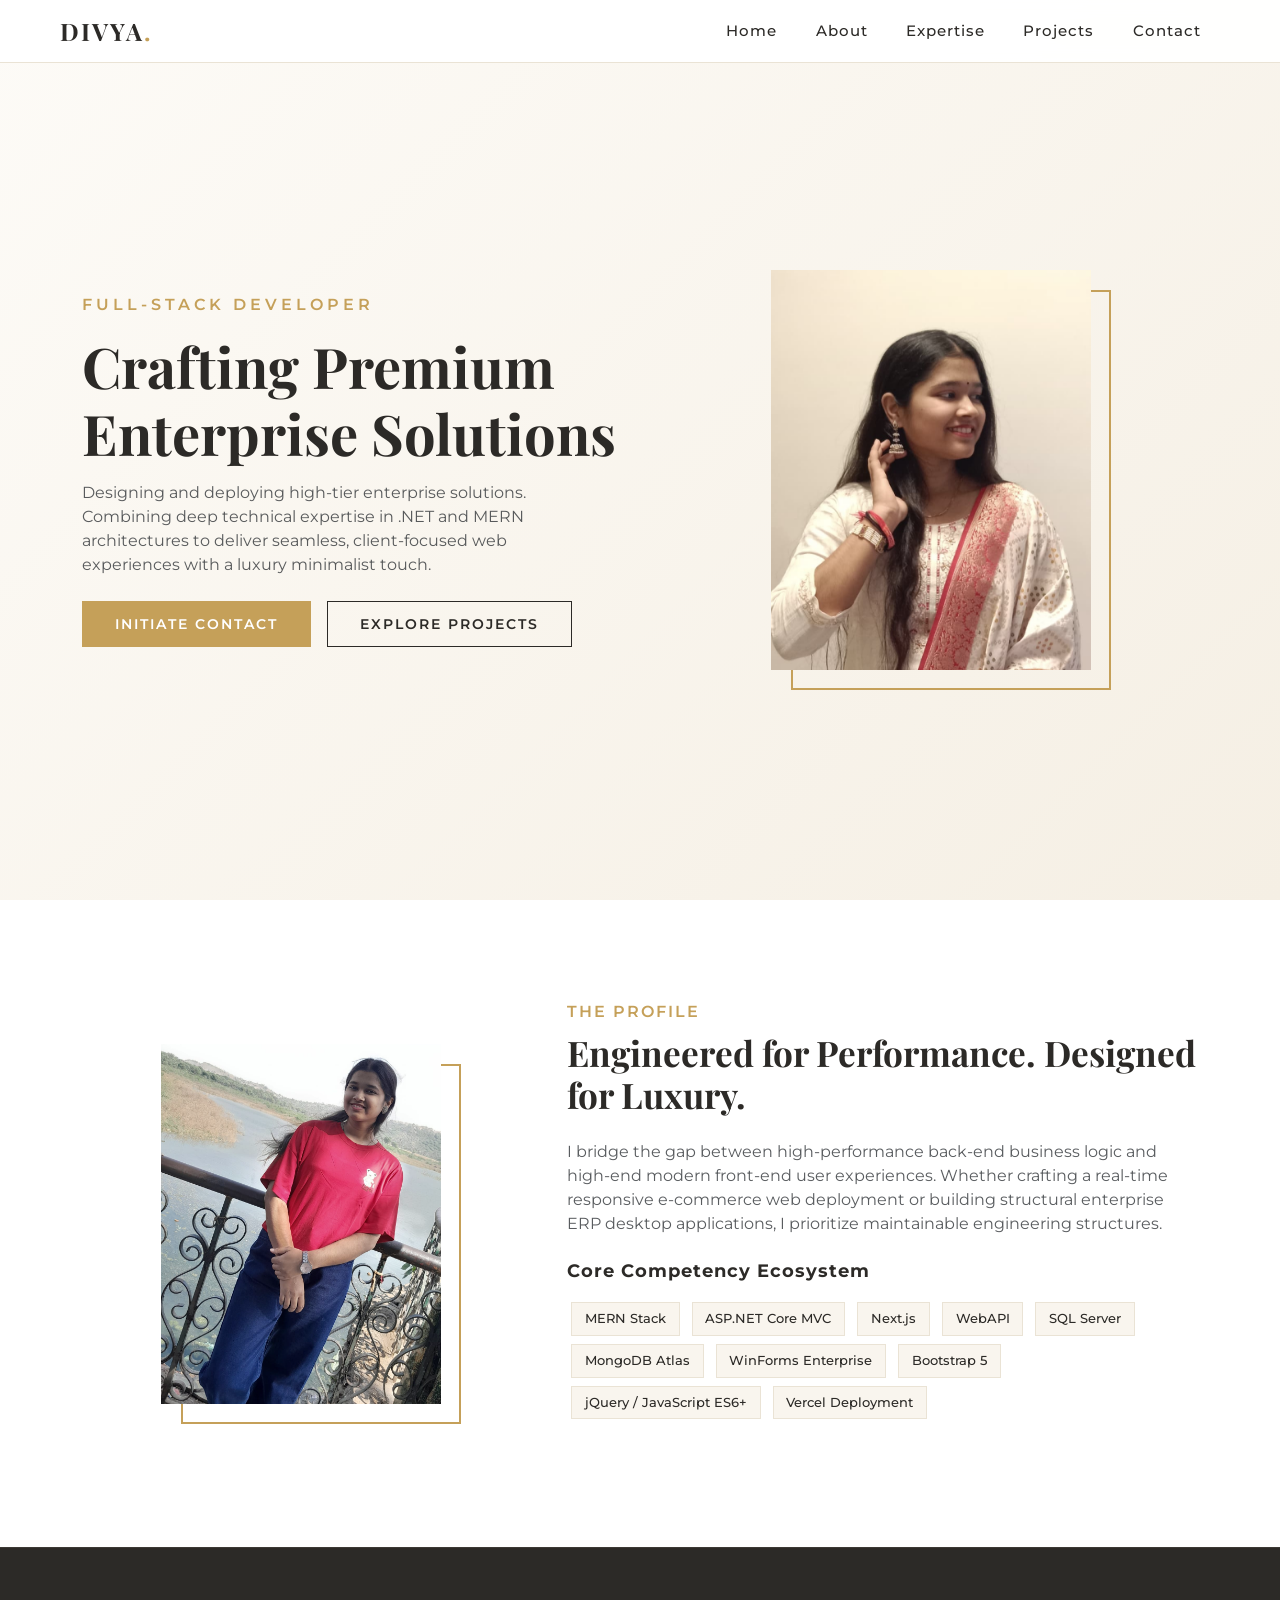
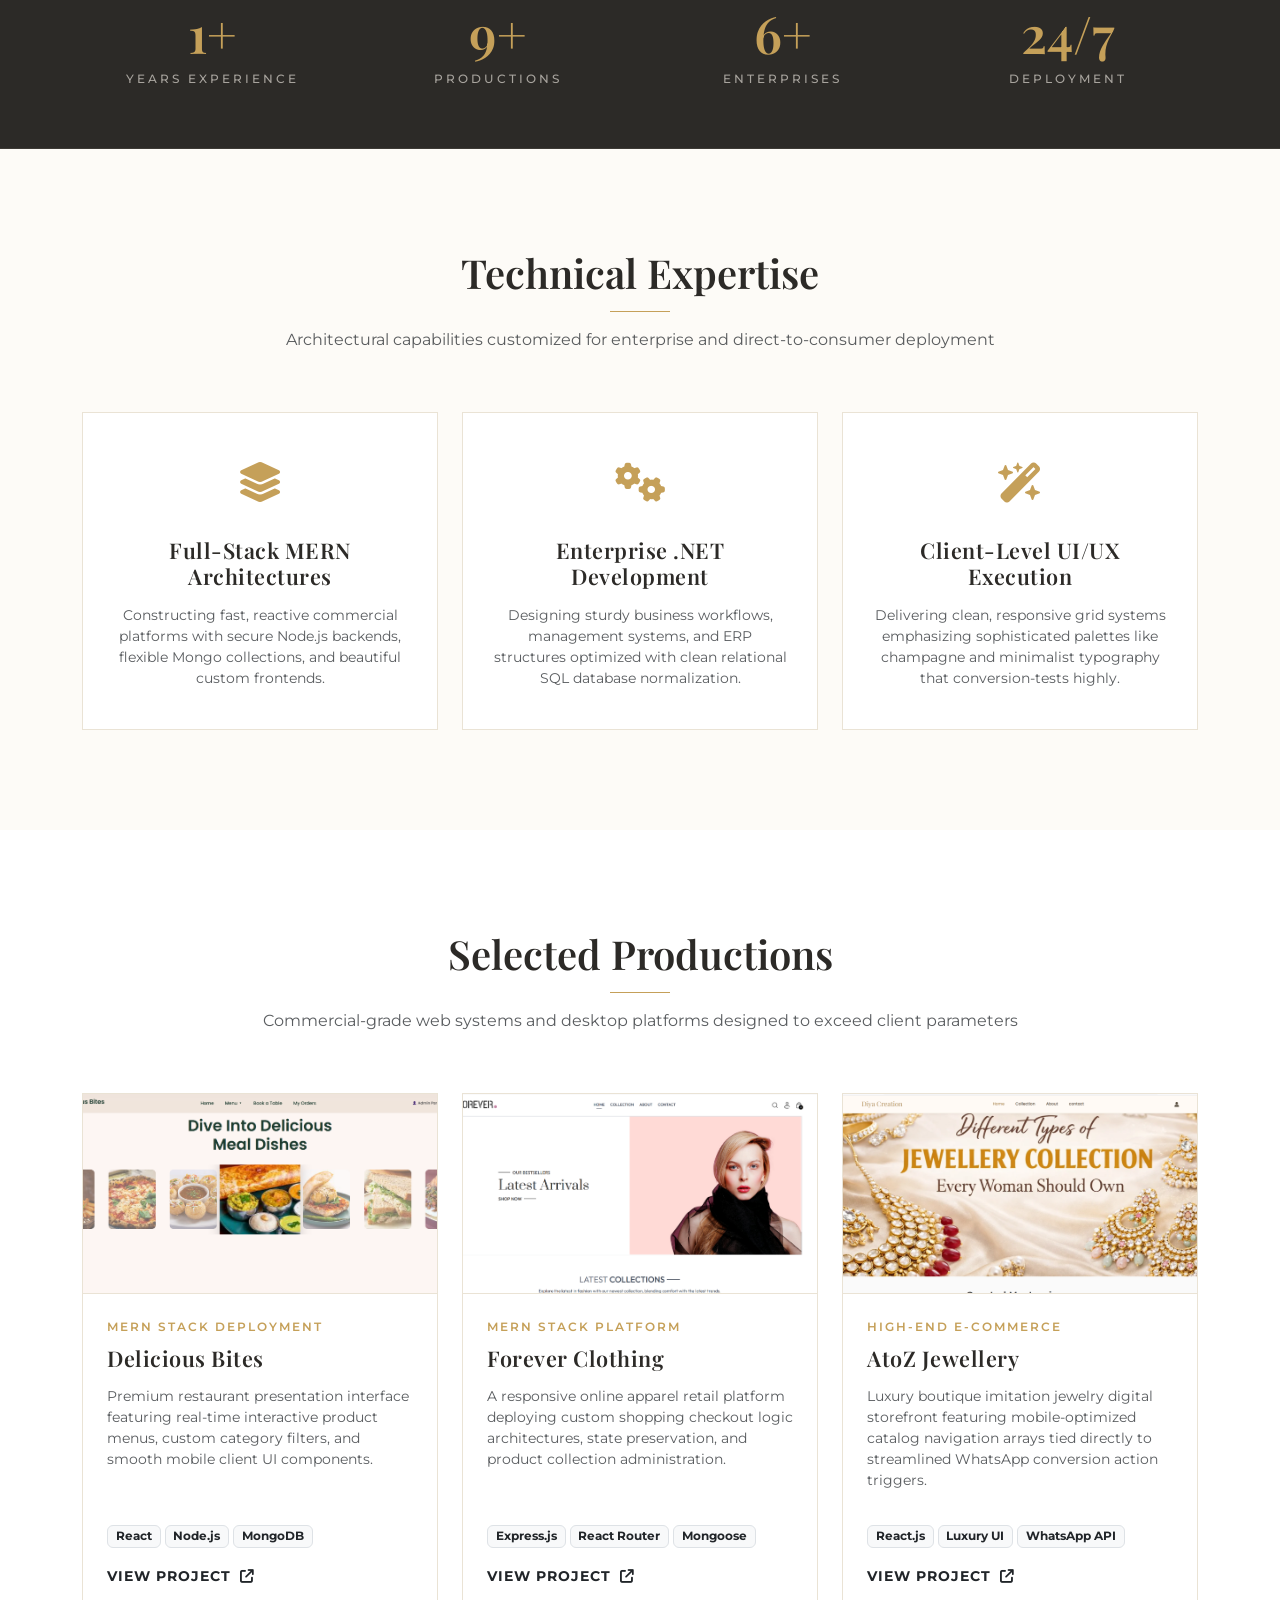
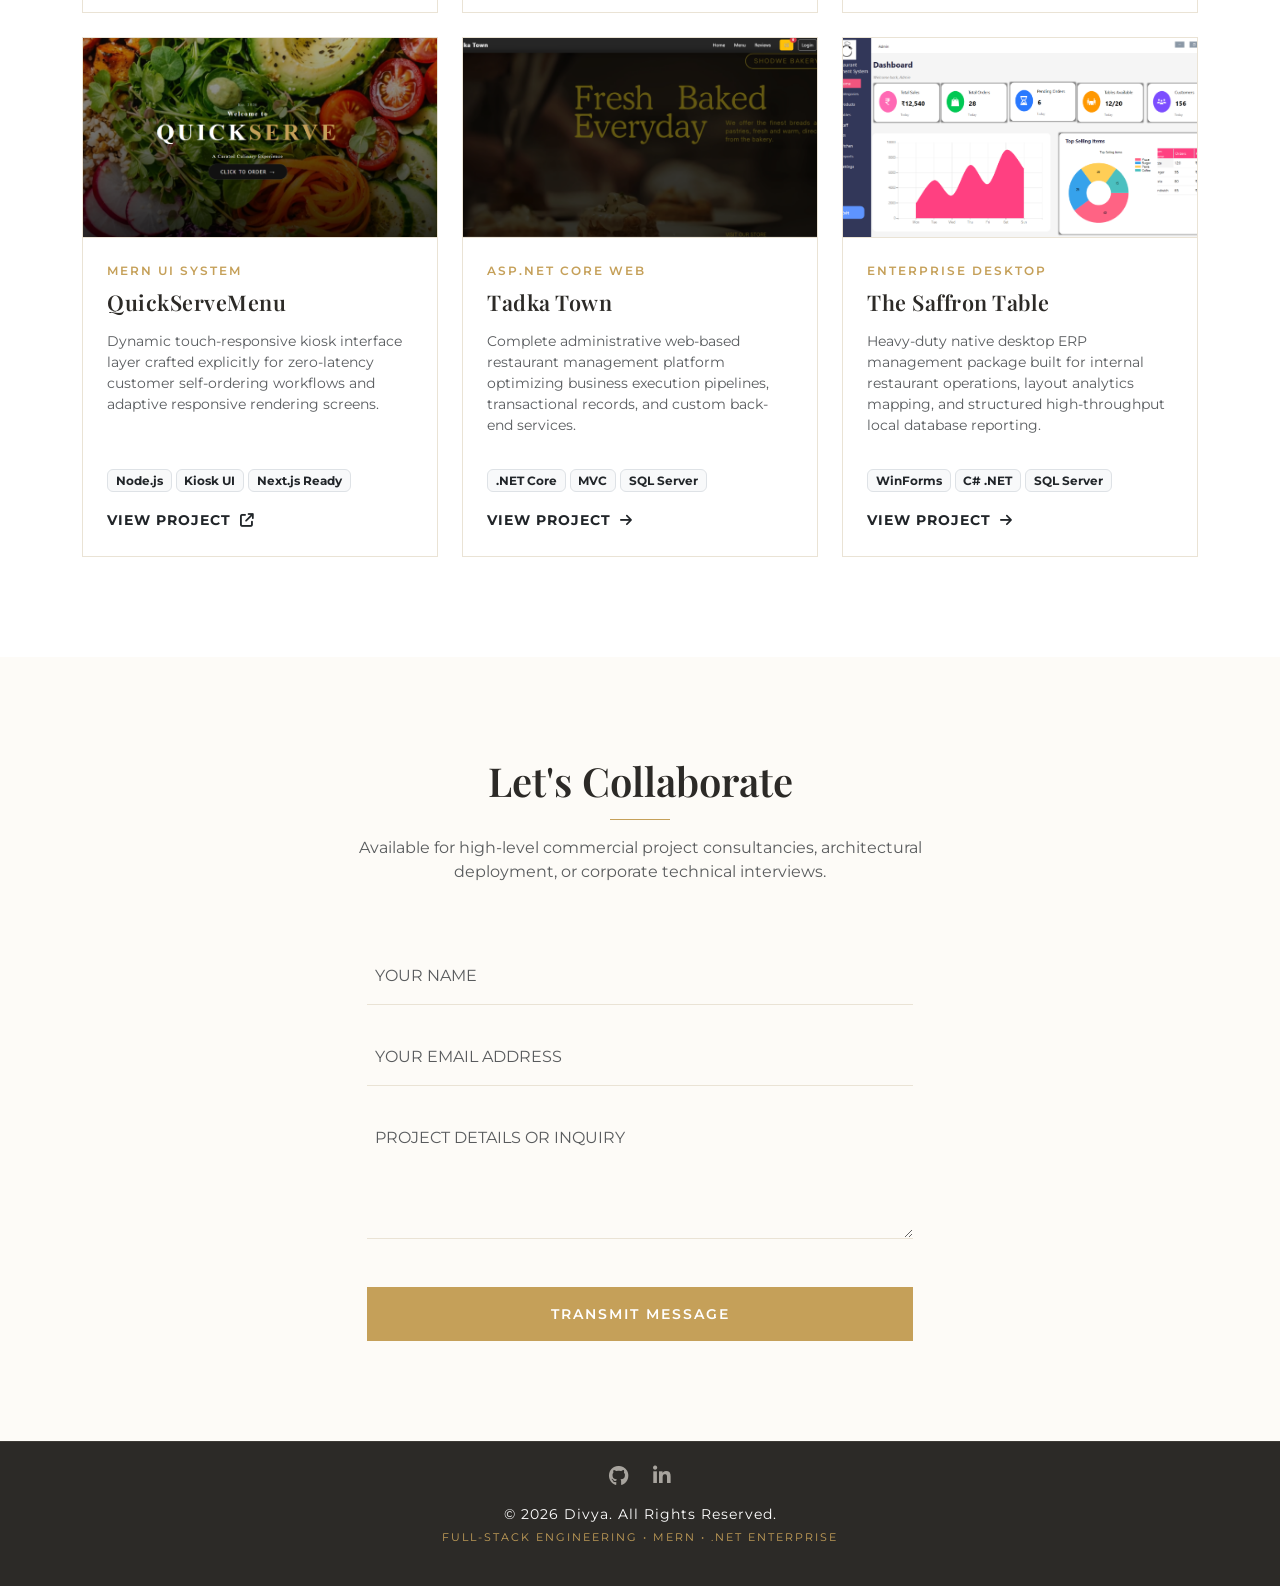
<file: index.html>
<!DOCTYPE html>
<html lang="en">

<head>
  <meta charset="UTF-8">
  <title>Divya | Full-Stack Developer Portfolio</title>
  <meta name="viewport" content="width=device-width, initial-scale=1.0">

  <link rel="preconnect" href="https://fonts.googleapis.com">
  <link rel="preconnect" href="https://fonts.gstatic.com" crossorigin>
  <link
    href="https://fonts.googleapis.com/css2?family=Montserrat:wght@300;400;500;600;700&family=Playfair+Display:ital,wght@0,400;0,600;1,400&display=swap"
    rel="stylesheet">

  <link href="https://cdn.jsdelivr.net/npm/bootstrap@5.3.2/dist/css/bootstrap.min.css" rel="stylesheet">
  <link href="https://unpkg.com/aos@2.3.1/dist/aos.css" rel="stylesheet">
  <link href="https://cdnjs.cloudflare.com/ajax/libs/font-awesome/6.5.1/css/all.min.css" rel="stylesheet">
  <script src="https://cdn.jsdelivr.net/npm/bootstrap@5.3.2/dist/js/bootstrap.bundle.min.js"></script>
  <script src="https://unpkg.com/aos@2.3.1/dist/aos.js"></script>

  <style>
    :root {
      --bg-pearl: #fdfbf7;
      --bg-white: #ffffff;
      --text-dark: #2c2a27;
      --text-muted: #6e6a64;
      --accent-gold: #c5a059;
      --accent-gold-hover: #b38f4a;
      --border-color: #eae3d5;
      --font-heading: 'Playfair Display', serif;
      --font-body: 'Montserrat', sans-serif;
    }

    body {
      font-family: var(--font-body);
      background-color: var(--bg-pearl);
      color: var(--text-dark);
      overflow-x: hidden;
      scroll-behavior: smooth;
    }

    h1,
    h2,
    h3,
    h4,
    .navbar-brand {
      font-family: var(--font-heading);
    }

    /* Luxury Custom Scrollbar */
    ::-webkit-scrollbar {
      width: 8px;
    }

    ::-webkit-scrollbar-track {
      background: var(--bg-pearl);
    }

    ::-webkit-scrollbar-thumb {
      background: var(--accent-gold);
      border-radius: 4px;
    }

    /* Navbar Styling */
    .custom-navbar {
      background-color: rgba(255, 255, 255, 0.95);
      backdrop-filter: blur(10px);
      border-bottom: 1px solid var(--border-color);
      transition: all 0.3s ease;
    }

    .navbar-brand {
      color: var(--text-dark) !important;
      letter-spacing: 2px;
    }

    .navbar-brand span {
      color: var(--accent-gold);
    }

    .nav-link {
      color: var(--text-dark) !important;
      font-size: 0.95rem;
      font-weight: 500;
      letter-spacing: 1px;
      padding: 0.5rem 1.2rem !important;
      transition: color 0.3s ease;
    }

    .nav-link:hover {
      color: var(--accent-gold) !important;
    }

    /* Buttons */
    .btn-gold {
      background-color: var(--accent-gold);
      color: var(--bg-white);
      border: 1px solid var(--accent-gold);
      border-radius: 0;
      padding: 0.75rem 2rem;
      font-size: 0.85rem;
      font-weight: 600;
      letter-spacing: 2px;
      text-transform: uppercase;
      transition: all 0.4s ease;
    }

    .btn-gold:hover {
      background-color: var(--accent-gold-hover);
      border-color: var(--accent-gold-hover);
      color: var(--bg-white);
      transform: translateY(-2px);
    }

    .btn-outline-gold {
      background-color: transparent;
      color: var(--text-dark);
      border: 1px solid var(--text-dark);
      border-radius: 0;
      padding: 0.75rem 2rem;
      font-size: 0.85rem;
      font-weight: 600;
      letter-spacing: 2px;
      text-transform: uppercase;
      transition: all 0.4s ease;
    }

    .btn-outline-gold:hover {
      background-color: var(--text-dark);
      color: var(--bg-white);
      transform: translateY(-2px);
    }

    /* Sections Shared Styles */
    section {
      padding: 100px 0;
    }

    .section-title-wrapper {
      margin-bottom: 60px;
    }

    .section-title {
      font-size: 2.5rem;
      font-weight: 600;
      position: relative;
      display: inline-block;
      padding-bottom: 15px;
    }

    .section-title::after {
      content: '';
      position: absolute;
      bottom: 0;
      left: 50%;
      transform: translateX(-50%);
      width: 60px;
      height: 1px;
      background-color: var(--accent-gold);
    }

    /* Hero Section */
    .hero-section {
      min-height: 100vh;
      display: flex;
      align-items: center;
      background: linear-gradient(135deg, #fdfbf7 0%, #f5efe4 100%);
      padding-top: 140px;
    }

    .hero-tagline {
      font-size: 1rem;
      text-transform: uppercase;
      letter-spacing: 4px;
      color: var(--accent-gold);
      font-weight: 600;
    }

    .hero-title {
      font-size: 3.5rem;
      font-weight: 700;
      line-height: 1.2;
      margin: 15px 0;
    }

    .hero-img-wrapper {
      position: relative;
      display: inline-block;
    }

    .hero-img-wrapper::before {
      content: '';
      position: absolute;
      top: 20px;
      left: 20px;
      width: 100%;
      height: 100%;
      border: 2px solid var(--accent-gold);
      z-index: 1;
      transition: all 0.4s ease;
    }

    .hero-img {
      position: relative;
      z-index: 2;
      border-radius: 0px;
      filter: grayscale(15%);
      transition: all 0.4s ease;
    }

    .hero-img-wrapper:hover::before {
      top: 10px;
      left: 10px;
    }

    /* Badges & Tech Stack */
    .tech-badge {
      background-color: rgba(197, 160, 89, 0.1);
      color: var(--text-dark);
      border: 1px solid var(--border-color);
      border-radius: 0;
      padding: 0.4rem 0.8rem;
      font-size: 0.8rem;
      font-weight: 500;
      margin: 4px;
      display: inline-block;
      transition: all 0.3s ease;
    }

    .tech-badge:hover {
      background-color: var(--accent-gold);
      color: var(--bg-white);
      border-color: var(--accent-gold);
    }

    /* Cards (Services & Portfolio) */
    .premium-card {
      background: var(--bg-white);
      border: 1px solid var(--border-color);
      border-radius: 0;
      padding: 40px 30px;
      height: 100%;
      transition: all 0.4s cubic-bezier(0.165, 0.84, 0.44, 1);
      position: relative;
    }

    .premium-card:hover {
      transform: translateY(-5px);
      box-shadow: 0 20px 40px rgba(197, 160, 89, 0.08);
      border-color: var(--accent-gold);
    }

    .card-icon {
      font-size: 2.5rem;
      color: var(--accent-gold);
      margin-bottom: 25px;
    }

    .card-title {
      font-size: 1.35rem;
      font-weight: 600;
      margin-bottom: 15px;
      letter-spacing: 0.5px;
    }

    /* Portfolio Category Tabs */
    .project-type-tag {
      font-size: 0.75rem;
      text-transform: uppercase;
      letter-spacing: 2px;
      color: var(--accent-gold);
      font-weight: 600;
      margin-bottom: 10px;
      display: block;
    }

    /* Metrics Section Custom Styling */
    .metrics-section {
      background-color: var(--text-dark);
      color: var(--bg-pearl);
      padding: 60px 0;
      border-top: 1px solid var(--border-color);
      border-bottom: 1px solid var(--border-color);
    }

    .metric-number {
      font-family: var(--font-heading);
      font-size: 3.2rem;
      font-weight: 600;
      color: var(--accent-gold);
      line-height: 1;
      margin-bottom: 10px;
    }

    .metric-label {
      font-size: 0.75rem;
      text-transform: uppercase;
      letter-spacing: 3px;
      color: #a8a49e;
      font-weight: 500;
    }

    /* Custom Luxury Carousel Styling overrides */
    .carousel-control-prev,
    .carousel-control-next {
      width: 45px;
      height: 45px;
      background-color: rgba(44, 42, 39, 0.8);
      border-radius: 50%;
      top: 50%;
      transform: translateY(-50%);
      margin: 0 15px;
      transition: background-color 0.3s ease;
      border: none;
    }

    .carousel-control-prev:hover,
    .carousel-control-next:hover {
      background-color: var(--accent-gold);
    }

    .carousel-indicators [data-bs-target] {
      background-color: var(--text-dark);
      width: 8px;
      height: 8px;
      border-radius: 50%;
      margin: 0 5px;
      border: none;
    }

    .carousel-indicators .active {
      background-color: var(--accent-gold);
      width: 24px;
      border-radius: 4px;
      transition: width 0.3s ease;
    }

    /* Luxury Modal Close Button Styling */
    .btn-close-luxury {
      background: none;
      border: none;
      font-size: 1.25rem;
      color: var(--text-dark);
      transition: color 0.3s ease;
      cursor: pointer;
      padding: 0;
    }

    .btn-close-luxury:hover {
      color: var(--accent-gold);
    }

    /* Contact Form Styling */
    .premium-form .form-control {
      background-color: transparent;
      border: none;
      border-bottom: 1px solid var(--border-color);
      border-radius: 0;
      padding: 1rem 0.5rem;
      color: var(--text-dark);
      transition: all 0.3s ease;
    }

    .premium-form .form-control:focus {
      box-shadow: none;
      border-bottom: 1px solid var(--accent-gold);
      background-color: transparent;
    }

    /* Footer Social Links Styling */
    .social-links a {
      color: #a8a49e;
      transition: color 0.3s ease, transform 0.3s ease;
      display: inline-block;
    }

    .social-links a:hover {
      color: var(--accent-gold);
      transform: translateY(-2px);
    }

    /* Footer */
    footer {
      background-color: var(--text-dark) !important;
      color: #a8a49e !important;
      font-size: 0.85rem;
      letter-spacing: 1px;
      border-top: 1px solid #3d3a35;
    }
  </style>
</head>

<body>

  <nav class="navbar navbar-expand-lg fixed-top custom-navbar px-3 px-md-5">
    <div class="container-fluid">
      <a class="navbar-brand fs-4 fw-bold" href="#">DIVYA<span>.</span></a>
      <button class="navbar-toggler border-0 shadow-none" type="button" data-bs-toggle="collapse"
        data-bs-target="#navbarText" aria-controls="navbarText" aria-expanded="false" aria-label="Toggle navigation">
        <span class="navbar-toggler-icon"></span>
      </button>
      <div class="collapse navbar-collapse" id="navbarText">
        <ul class="navbar-nav ms-auto text-center mt-3 mt-lg-0">
          <li class="nav-item"><a class="nav-link" href="#home">Home</a></li>
          <li class="nav-item"><a class="nav-link" href="#about">About</a></li>
          <li class="nav-item"><a class="nav-link" href="#services">Expertise</a></li>
          <li class="nav-item"><a class="nav-link" href="#portfolio">Projects</a></li>
          <li class="nav-item"><a class="nav-link" href="#contact">Contact</a></li>
        </ul>
      </div>
    </div>
  </nav>

  <section id="home" class="hero-section">
    <div class="container">
      <div class="row align-items-center g-5">
        <div class="col-lg-6 text-center text-lg-start" data-aos="fade-right" data-aos-duration="1000">
          <span class="hero-tagline">Full-Stack Developer</span>
          <h1 class="hero-title">Crafting Premium Enterprise Solutions</h1>

          <p class="text-muted pe-lg-5 mb-4">
            Designing and deploying high-tier enterprise solutions. Combining deep technical expertise in .NET and MERN
            architectures to deliver seamless, client-focused web experiences with a luxury minimalist touch.
          </p>

          <div class="d-flex flex-column flex-sm-row justify-content-center justify-content-lg-start gap-3">
            <a href="#contact" class="btn btn-gold">Initiate Contact</a>
            <a href="#portfolio" class="btn btn-outline-gold">Explore Projects</a>
          </div>
        </div>
        <div class="col-lg-6 text-center" data-aos="fade-left" data-aos-duration="1000">
          <div class="hero-img-wrapper">
            <img src="Picture/divya_2.png" alt="Divya Profile" class="img-fluid hero-img"
              style="width: 320px; height: 400px; object-fit: cover;">
          </div>
        </div>
      </div>
    </div>
  </section>
  <section id="about" style="background-color: var(--bg-white);">
    <div class="container">
      <div class="row align-items-center g-5">
        <div class="col-lg-5 text-center" data-aos="fade-up" data-aos-duration="1000">
          <div class="hero-img-wrapper">
            <img src="Picture/divya.png" alt="About Divya" class="img-fluid hero-img"
              style="width: 280px; height: 360px; object-fit: cover;">
          </div>
        </div>
        <div class="col-lg-7" data-aos="fade-up" data-aos-duration="1000" data-aos-delay="200">
          <span class="text-uppercase tracking-wider fs-6"
            style="color: var(--accent-gold); letter-spacing: 2px; font-weight:600;">The Profile</span>
          <h2 class="fw-bold mt-2 mb-4" style="font-size: 2.2rem;">Engineered for Performance. Designed for Luxury.</h2>
          <p class="text-muted mb-4">
            I bridge the gap between high-performance back-end business logic and high-end modern front-end user
            experiences. Whether crafting a real-time responsive e-commerce web deployment or building structural
            enterprise ERP desktop applications, I prioritize maintainable engineering structures.
          </p>

          <h5 class="fw-bold mb-3" style="letter-spacing:1px; font-size:1.1rem;">Core Competency Ecosystem</h5>
          <div class="mb-4">
            <span class="tech-badge">MERN Stack</span>
            <span class="tech-badge">ASP.NET Core MVC</span>
            <span class="tech-badge">Next.js</span>
            <span class="tech-badge">WebAPI</span>
            <span class="tech-badge">SQL Server</span>
            <span class="tech-badge">MongoDB Atlas</span>
            <span class="tech-badge">WinForms Enterprise</span>
            <span class="tech-badge">Bootstrap 5</span>
            <span class="tech-badge">jQuery / JavaScript ES6+</span>
            <span class="tech-badge">Vercel Deployment</span>
          </div>
        </div>
      </div>
    </div>
  </section>
  <section class="metrics-section text-center"
    style="background-color: var(--text-dark); border-top: 1px solid #3d3a35; border-bottom: 1px solid #3d3a35; padding: 60px 0;">
    <div class="container">
      <div class="row g-4">
        <div class="col-6 col-md-3" data-aos="fade-up" data-aos-duration="600" data-aos-delay="100">
          <div class="metric-number"
            style="font-family: var(--font-heading); font-size: 3.2rem; font-weight: 600; color: var(--accent-gold); line-height: 1; margin-bottom: 10px;">
            1+</div>
          <div class="metric-label"
            style="font-size: 0.75rem; text-transform: uppercase; letter-spacing: 3px; color: #a8a49e; font-weight: 500;">
            Years Experience</div>
        </div>
        <div class="col-6 col-md-3" data-aos="fade-up" data-aos-duration="600" data-aos-delay="200">
          <div class="metric-number"
            style="font-family: var(--font-heading); font-size: 3.2rem; font-weight: 600; color: var(--accent-gold); line-height: 1; margin-bottom: 10px;">
            9+</div>
          <div class="metric-label"
            style="font-size: 0.75rem; text-transform: uppercase; letter-spacing: 3px; color: #a8a49e; font-weight: 500;">
            Productions</div>
        </div>
        <div class="col-6 col-md-3" data-aos="fade-up" data-aos-duration="600" data-aos-delay="300">
          <div class="metric-number"
            style="font-family: var(--font-heading); font-size: 3.2rem; font-weight: 600; color: var(--accent-gold); line-height: 1; margin-bottom: 10px;">
            6+</div>
          <div class="metric-label"
            style="font-size: 0.75rem; text-transform: uppercase; letter-spacing: 3px; color: #a8a49e; font-weight: 500;">
            Enterprises</div>
        </div>
        <div class="col-6 col-md-3" data-aos="fade-up" data-aos-duration="600" data-aos-delay="400">
          <div class="metric-number"
            style="font-family: var(--font-heading); font-size: 3.2rem; font-weight: 600; color: var(--accent-gold); line-height: 1; margin-bottom: 10px;">
            24/7</div>
          <div class="metric-label"
            style="font-size: 0.75rem; text-transform: uppercase; letter-spacing: 3px; color: #a8a49e; font-weight: 500;">
            Deployment</div>
        </div>
      </div>
    </div>
  </section>

  <section id="services">
    <div class="container text-center">
      <div class="section-title-wrapper" data-aos="fade-up" data-aos-duration="800">
        <h2 class="section-title">Technical Expertise</h2>
        <p class="text-muted mt-2">Architectural capabilities customized for enterprise and direct-to-consumer
          deployment</p>
      </div>

      <div class="row g-4">
        <div class="col-md-4" data-aos="fade-up" data-aos-duration="800" data-aos-delay="100">
          <div class="premium-card">
            <div class="card-icon"><i class="fa-solid fa-layer-group"></i></div>
            <h4 class="card-title">Full-Stack MERN Architectures</h4>
            <p class="text-muted small mb-0">
              Constructing fast, reactive commercial platforms with secure Node.js backends, flexible Mongo collections,
              and beautiful custom frontends.
            </p>
          </div>
        </div>

        <div class="col-md-4" data-aos="fade-up" data-aos-duration="800" data-aos-delay="200">
          <div class="premium-card">
            <div class="card-icon"><i class="fa-solid fa-gears"></i></div>
            <h4 class="card-title">Enterprise .NET Development</h4>
            <p class="text-muted small mb-0">
              Designing sturdy business workflows, management systems, and ERP structures optimized with clean
              relational SQL database normalization.
            </p>
          </div>
        </div>

        <div class="col-md-4" data-aos="fade-up" data-aos-duration="800" data-aos-delay="300">
          <div class="premium-card">
            <div class="card-icon"><i class="fa-solid fa-wand-magic-sparkles"></i></div>
            <h4 class="card-title">Client-Level UI/UX Execution</h4>
            <p class="text-muted small mb-0">
              Delivering clean, responsive grid systems emphasizing sophisticated palettes like champagne and minimalist
              typography that conversion-tests highly.
            </p>
          </div>
        </div>
      </div>
    </div>
  </section>

  <section id="portfolio" style="background-color: var(--bg-white);">
    <div class="container text-center">
      <div class="section-title-wrapper" data-aos="fade-up" data-aos-duration="800">
        <h2 class="section-title">Selected Productions</h2>
        <p class="text-muted mt-2">Commercial-grade web systems and desktop platforms designed to exceed client
          parameters</p>
      </div>

      <div class="row g-4 text-start">
        <div class="col-md-6 col-lg-4" data-aos="fade-up" data-aos-duration="800" data-aos-delay="100">
          <div class="premium-card d-flex flex-column justify-content-between h-100 p-0 overflow-hidden">
            <div>
              <div class="position-relative overflow-hidden mb-4"
                style="height: 200px; border-bottom: 1px solid var(--border-color);">
                <img src="Picture/delicious_bites_1. (1).png" alt="Delicious Bites Presentation"
                  class="w-100 h-100 object-fit-cover transition-all" style="transition: transform 0.5s ease;"
                  onmouseover="this.style.transform='scale(1.05)'" onmouseout="this.style.transform='scale(1)'">
              </div>
              <div class="px-4">
                <span class="project-type-tag">MERN Stack Deployment</span>
                <h4 class="card-title">Delicious Bites</h4>
                <p class="text-muted small">
                  Premium restaurant presentation interface featuring real-time interactive product menus, custom
                  category filters, and smooth mobile client UI components.
                </p>
              </div>
            </div>
            <div class="mt-3 px-4 pb-4">
              <div class="mb-3">
                <span class="badge bg-light text-dark border">React</span>
                <span class="badge bg-light text-dark border">Node.js</span>
                <span class="badge bg-light text-dark border">MongoDB</span>
              </div>
              <!-- <button type="button"
                class="btn p-0 text-dark fw-bold small border-0 bg-transparent text-uppercase tracking-wider preview-btn"
                data-images="Picture/delicious_bites_1. (1).png,Picture/delicious_bites_1. (2).png,Picture/delicious_bites_1. (3).png,Picture/delicious_bites_1. (4).png,Picture/delicious_bites_1. (5).png"
                data-title="Delicious Bites" style="font-size: 0.85rem; letter-spacing: 1px;">
                View project <i class="fa-solid fa-arrow-right ms-1"></i>
              </button> -->

              <a href="https://deliciousbites-frontend.vercel.app/" target="_blank"
                class="btn p-0 text-dark fw-bold small border-0 bg-transparent text-uppercase tracking-wider"
                style="font-size: 0.85rem; letter-spacing: 1px; text-decoration: none;">
                View Project <i class="fa-solid fa-arrow-up-right-from-square ms-1"></i>
              </a>

            </div>
          </div>
        </div>


        <div class="col-md-6 col-lg-4" data-aos="fade-up" data-aos-duration="800" data-aos-delay="500">
          <div class="premium-card d-flex flex-column justify-content-between h-100 p-0 overflow-hidden">
            <div>
              <div class="position-relative overflow-hidden mb-4"
                style="height: 200px; border-bottom: 1px solid var(--border-color);">
                <img src="Picture/forever_1.png" alt="Forever Clothing App"
                  class="w-100 h-100 object-fit-cover transition-all" style="transition: transform 0.5s ease;"
                  onmouseover="this.style.transform='scale(1.05)'" onmouseout="this.style.transform='scale(1)'">
              </div>
              <div class="px-4">
                <span class="project-type-tag">MERN Stack Platform</span>
                <h4 class="card-title">Forever Clothing</h4>
                <p class="text-muted small">
                  A responsive online apparel retail platform deploying custom shopping checkout logic architectures,
                  state preservation, and product collection administration.
                </p>
              </div>
            </div>
            <div class="mt-3 px-4 pb-4">
              <div class="mb-3">
                <span class="badge bg-light text-dark border">Express.js</span>
                <span class="badge bg-light text-dark border">React Router</span>
                <span class="badge bg-light text-dark border">Mongoose</span>
              </div>
              <!-- <button type="button"
                class="btn p-0 text-dark fw-bold small border-0 bg-transparent text-uppercase tracking-wider preview-btn"
                data-images="Picture/forever_1.png,Picture/forever_2.png,Picture/forever_3.png,Picture/forever_4.png"
                data-title="Forever Clothing" style="font-size: 0.85rem; letter-spacing: 1px;">
                View project <i class="fa-solid fa-arrow-right ms-1"></i>
              </button> -->

              <a href="https://forever-frontend-chi-azure.vercel.app/" target="_blank"
                class="btn p-0 text-dark fw-bold small border-0 bg-transparent text-uppercase tracking-wider"
                style="font-size: 0.85rem; letter-spacing: 1px; text-decoration: none;">
                View Project <i class="fa-solid fa-arrow-up-right-from-square ms-1"></i>
              </a>
            </div>
          </div>
        </div>


        <div class="col-md-6 col-lg-4" data-aos="fade-up" data-aos-duration="800" data-aos-delay="300">
          <div class="premium-card d-flex flex-column justify-content-between h-100 p-0 overflow-hidden">
            <div>
              <div class="position-relative overflow-hidden mb-4"
                style="height: 200px; border-bottom: 1px solid var(--border-color);">
                <img src="Picture/AtoZ_1.png" alt="AtoZ Jewellery Storefront"
                  class="w-100 h-100 object-fit-cover transition-all" style="transition: transform 0.5s ease;"
                  onmouseover="this.style.transform='scale(1.05)'" onmouseout="this.style.transform='scale(1)'">
              </div>
              <div class="px-4">
                <span class="project-type-tag">High-End E-Commerce</span>
                <h4 class="card-title">AtoZ Jewellery</h4>
                <p class="text-muted small">
                  Luxury boutique imitation jewelry digital storefront featuring mobile-optimized catalog navigation
                  arrays tied directly to streamlined WhatsApp conversion action triggers.
                </p>
              </div>
            </div>
            <div class="mt-3 px-4 pb-4">
              <div class="mb-3">
                <span class="badge bg-light text-dark border">React.js</span>
                <span class="badge bg-light text-dark border">Luxury UI</span>
                <span class="badge bg-light text-dark border">WhatsApp API</span>
              </div>
              <!-- <button type="button"
                class="btn p-0 text-dark fw-bold small border-0 bg-transparent text-uppercase tracking-wider preview-btn"
                data-images="Picture/AtoZ_1.png,Picture/AtoZ_2.png,Picture/AtoZ_3.png,Picture/AtoZ_4.png"
                data-title="AtoZ Jewellery" style="font-size: 0.85rem; letter-spacing: 1px;">
                View project <i class="fa-solid fa-arrow-right ms-1"></i>
              </button> -->
              <a href="https://ato-z.vercel.app/" target="_blank"
                class="btn p-0 text-dark fw-bold small border-0 bg-transparent text-uppercase tracking-wider"
                style="font-size: 0.85rem; letter-spacing: 1px; text-decoration: none;">
                View Project <i class="fa-solid fa-arrow-up-right-from-square ms-1"></i>
              </a>

            </div>
          </div>
        </div>

        <div class="col-md-6 col-lg-4" data-aos="fade-up" data-aos-duration="800" data-aos-delay="600">
          <div class="premium-card d-flex flex-column justify-content-between h-100 p-0 overflow-hidden">
            <div>
              <div class="position-relative overflow-hidden mb-4"
                style="height: 200px; border-bottom: 1px solid var(--border-color);">
                <img src="Picture/QuickServerMenu_1.png" alt="QuickServeMenu Interface"
                  class="w-100 h-100 object-fit-cover transition-all" style="transition: transform 0.5s ease;"
                  onmouseover="this.style.transform='scale(1.05)'" onmouseout="this.style.transform='scale(1)'">
              </div>
              <div class="px-4">
                <span class="project-type-tag">MERN UI System</span>
                <h4 class="card-title">QuickServeMenu</h4>
                <p class="text-muted small">
                  Dynamic touch-responsive kiosk interface layer crafted explicitly for zero-latency customer
                  self-ordering workflows and adaptive responsive rendering screens.
                </p>
              </div>
            </div>
            <div class="mt-3 px-4 pb-4">
              <div class="mb-3">
                <span class="badge bg-light text-dark border">Node.js</span>
                <span class="badge bg-light text-dark border">Kiosk UI</span>
                <span class="badge bg-light text-dark border">Next.js Ready</span>
              </div>
              <!-- <button type="button"
                class="btn p-0 text-dark fw-bold small border-0 bg-transparent text-uppercase tracking-wider preview-btn"
                data-images="Picture/QuickServerMenu_1.png,Picture/QuickServerMenu_2.png,Picture/QuickServerMenu_3.png,Picture/QuickServerMenu_4.png,Picture/QuickServerMenu_5.png,Picture/QuickServerMenu_6.png,Picture/QuickServerMenu_7.png"
                data-title="QuickServeMenu" style="font-size: 0.85rem; letter-spacing: 1px;">
                View project <i class="fa-solid fa-arrow-right ms-1"></i>
              </button> -->
              <a href="https://quickservemenu-frontend.vercel.app/" target="_blank"
                class="btn p-0 text-dark fw-bold small border-0 bg-transparent text-uppercase tracking-wider"
                style="font-size: 0.85rem; letter-spacing: 1px; text-decoration: none;">
                View Project <i class="fa-solid fa-arrow-up-right-from-square ms-1"></i>
              </a>

            </div>
          </div>
        </div>

        <div class="col-md-6 col-lg-4" data-aos="fade-up" data-aos-duration="800" data-aos-delay="200">
          <div class="premium-card d-flex flex-column justify-content-between h-100 p-0 overflow-hidden">
            <div>
              <div class="position-relative overflow-hidden mb-4"
                style="height: 200px; border-bottom: 1px solid var(--border-color);">
                <img src="Picture/TadkaTown_1.png" alt="Tadka Town Preview"
                  class="w-100 h-100 object-fit-cover transition-all" style="transition: transform 0.5s ease;"
                  onmouseover="this.style.transform='scale(1.05)'" onmouseout="this.style.transform='scale(1)'">
              </div>
              <div class="px-4">
                <span class="project-type-tag">ASP.NET Core Web</span>
                <h4 class="card-title">Tadka Town</h4>
                <p class="text-muted small">
                  Complete administrative web-based restaurant management platform optimizing business execution
                  pipelines, transactional records, and custom back-end services.
                </p>
              </div>
            </div>
            <div class="mt-3 px-4 pb-4">
              <div class="mb-3">
                <span class="badge bg-light text-dark border">.NET Core</span>
                <span class="badge bg-light text-dark border">MVC</span>
                <span class="badge bg-light text-dark border">SQL Server</span>
              </div>
              <button type="button"
                class="btn p-0 text-dark fw-bold small border-0 bg-transparent text-uppercase tracking-wider preview-btn"
                data-images="Picture/TadkaTown_1.png,Picture/TadkaTown_2.png,Picture/TadkaTown_3.png,Picture/TadkaTown_4.png,Picture/TadkaTown_5.png"
                data-title="Delicious Bites" style="font-size: 0.85rem; letter-spacing: 1px;">
                View project <i class="fa-solid fa-arrow-right ms-1"></i>
              </button>
            </div>
          </div>
        </div>

        <div class="col-md-6 col-lg-4" data-aos="fade-up" data-aos-duration="800" data-aos-delay="400">
          <div class="premium-card d-flex flex-column justify-content-between h-100 p-0 overflow-hidden">
            <div>
              <div class="position-relative overflow-hidden mb-4"
                style="height: 200px; border-bottom: 1px solid var(--border-color);">
                <img src="Picture/TheSaffronTable_1.png" alt="The Saffron Table ERP"
                  class="w-100 h-100 object-fit-cover transition-all" style="transition: transform 0.5s ease;"
                  onmouseover="this.style.transform='scale(1.05)'" onmouseout="this.style.transform='scale(1)'">
              </div>
              <div class="px-4">
                <span class="project-type-tag">Enterprise Desktop</span>
                <h4 class="card-title">The Saffron Table</h4>
                <p class="text-muted small">
                  Heavy-duty native desktop ERP management package built for internal restaurant operations, layout
                  analytics mapping, and structured high-throughput local database reporting.
                </p>
              </div>
            </div>
            <div class="mt-3 px-4 pb-4">
              <div class="mb-3">
                <span class="badge bg-light text-dark border">WinForms</span>
                <span class="badge bg-light text-dark border">C# .NET</span>
                <span class="badge bg-light text-dark border">SQL Server</span>
              </div>
              <button type="button"
                class="btn p-0 text-dark fw-bold small border-0 bg-transparent text-uppercase tracking-wider preview-btn"
                data-images="Picture/TheSaffronTable_1.png,Picture/TheSaffronTable_2.png,Picture/TheSaffronTable_3.png,Picture/TheSaffronTable_4.png,Picture/TheSaffronTable_5.png,Picture/TheSaffronTable_6.png,Picture/TheSaffronTable_7.png,Picture/TheSaffronTable_8.png,Picture/TheSaffronTable_9.png"
                data-title="Delicious Bites" style="font-size: 0.85rem; letter-spacing: 1px;">
                View project <i class="fa-solid fa-arrow-right ms-1"></i>
              </button>
            </div>
          </div>
        </div>
      </div>
    </div>
  </section>

  <section id="contact">
    <div class="container">
      <div class="row justify-content-center">
        <div class="col-lg-7 text-center mb-5" data-aos="fade-up" data-aos-duration="800">
          <h2 class="section-title">Let's Collaborate</h2>
          <p class="text-muted mt-2">Available for high-level commercial project consultancies, architectural
            deployment, or corporate technical interviews.</p>
        </div>
        <div class="col-lg-6" data-aos="fade-up" data-aos-duration="1000" data-aos-delay="200">
          <form class="premium-form" id="whatsappForm">
            <div class="mb-4">
              <input type="text" id="userName" class="form-control" placeholder="YOUR NAME" required>
            </div>
            <div class="mb-4">
              <input type="email" id="userEmail" class="form-control" placeholder="YOUR EMAIL ADDRESS" required>
            </div>
            <div class="mb-4">
              <textarea id="projectDetails" class="form-control" rows="4" placeholder="PROJECT DETAILS OR INQUIRY"
                required></textarea>
            </div>
            <div class="text-center mt-5">
              <!-- Added type="button" and onclick function -->
              <button type="button" onclick="sendToWhatsApp()" class="btn btn-gold w-100 py-3">Transmit Message</button>
            </div>
          </form>
        </div>
      </div>
    </div>
  </section>

  <footer class="text-center py-4 text-white">
    <div class="container">
      <div class="mb-3 d-flex justify-content-center gap-4 social-links">
        <a href="https://github.com/divyalahoti" target="_blank" aria-label="GitHub">
          <i class="fa-brands fa-github fs-5"></i>
        </a>
        <a href="https://linkedin.com/in/divya-lahoti-607836338" target="_blank" aria-label="LinkedIn">
          <i class="fa-brands fa-linkedin-in fs-5"></i>
        </a>
      </div>

      <p class="mb-1">&copy; 2026 Divya. All Rights Reserved.</p>
      <p class="text-uppercase small tracking-widest style-text"
        style="color: var(--accent-gold); font-size:0.7rem; letter-spacing: 2px;">Full-Stack Engineering &bull; MERN
        &bull; .NET Enterprise</p>
    </div>
  </footer>

  <!-- Project Preview Modal -->
  <div class="modal fade" id="projectPreviewModal" tabindex="-1" aria-hidden="true">
    <div class="modal-dialog modal-xl modal-dialog-centered">
      <div class="modal-content border-0">

        <!-- Modal Header -->
        <div class="modal-header border-0 px-4 pt-4">
          <h4 class="modal-title fw-bold" id="modalProjectTitle">
            Project Preview
          </h4>

          <button type="button" class="btn-close" data-bs-dismiss="modal"></button>
        </div>

        <!-- Modal Body -->
        <div class="modal-body px-4 pb-4">

          <!-- Carousel -->
          <div id="projectPreviewCarousel" class="carousel slide">

            <!-- Indicators -->
            <div class="carousel-indicators" id="carouselIndicatorsContainer">
            </div>

            <!-- Images -->
            <div class="carousel-inner" id="carouselInnerContainer">
            </div>

            <!-- Previous -->
            <button class="carousel-control-prev carousel-control-custom" type="button"
              data-bs-target="#projectPreviewCarousel" data-bs-slide="prev">

              <span class="carousel-control-prev-icon"></span>
            </button>

            <!-- Next -->
            <button class="carousel-control-next carousel-control-custom" type="button"
              data-bs-target="#projectPreviewCarousel" data-bs-slide="next">

              <span class="carousel-control-next-icon"></span>
            </button>

          </div>

        </div>
      </div>
    </div>
  </div>


  <script>
    // This tells the browser to wait until the HTML is fully loaded
    document.addEventListener('DOMContentLoaded', function () {

      // 1. Initialize Animations
      AOS.init({
        once: true,
        offset: 120
      });

      // 2. Setup Project Preview Buttons
      const previewButtons = document.querySelectorAll('.preview-btn');

      previewButtons.forEach(button => {
        button.addEventListener('click', function () {
          const imagesAttr = this.getAttribute('data-images');
          if (!imagesAttr) return;

          const imagesArr = imagesAttr.split(',');
          const targetingTitle = this.getAttribute('data-title') || 'Project Preview';

          document.getElementById('modalProjectTitle').innerText = targetingTitle;

          const carouselIndicators = document.getElementById('carouselIndicatorsContainer');
          const carouselInner = document.getElementById('carouselInnerContainer');

          carouselIndicators.innerHTML = '';
          carouselInner.innerHTML = '';

          imagesArr.forEach((imgSrc, index) => {
            const trimmedSrc = imgSrc.trim();
            if (!trimmedSrc) return;

            const isActive = index === 0 ? 'active' : '';

            carouselIndicators.innerHTML += `
            <button type="button" data-bs-target="#projectPreviewCarousel" data-bs-slide-to="${index}" class="${isActive}" aria-current="${index === 0}" aria-label="Slide ${index + 1}"></button>
            `;

            carouselInner.innerHTML += `
            <div class="carousel-item ${isActive}">
              <img src="${trimmedSrc}" alt="${targetingTitle} View ${index + 1}" class="img-fluid border w-100" style="border-color: var(--border-color) !important; max-height: 85vh; object-fit: contain;">
            </div>
            `;
          });

          const controls = document.querySelectorAll('.carousel-control-custom');
          if (imagesArr.length <= 1) {
            controls.forEach(control => control.style.display = 'none');
            carouselIndicators.style.display = 'none';
          } else {
            controls.forEach(control => control.style.display = 'flex');
            carouselIndicators.style.display = 'flex';
          }

          // Safely initialize and show the Bootstrap Modal
          const modalElement = document.getElementById('projectPreviewModal');
          const designInstance = new bootstrap.Modal(modalElement);
          designInstance.show();
        });
      });
    });

    // 3. WhatsApp Function (Kept outside the DOMContentLoaded so the HTML button can find it)
    function sendToWhatsApp() {
      const phoneNumber = "919428380108";
      const name = document.getElementById('userName').value;
      const email = document.getElementById('userEmail').value;
      const details = document.getElementById('projectDetails').value;

      if (!name || !email || !details) {
        alert("Please fill in all fields before transmitting.");
        return;
      }

      const message = `*Collaboration Inquiry*%0A%0A*Name:* ${name}%0A*Email:* ${email}%0A*Details:* ${details}`;
      const whatsappUrl = `https://wa.me/${phoneNumber}?text=${message}`;

      window.open(whatsappUrl, '_blank').focus();
    }
  </script>

</body>

</html>
</file>
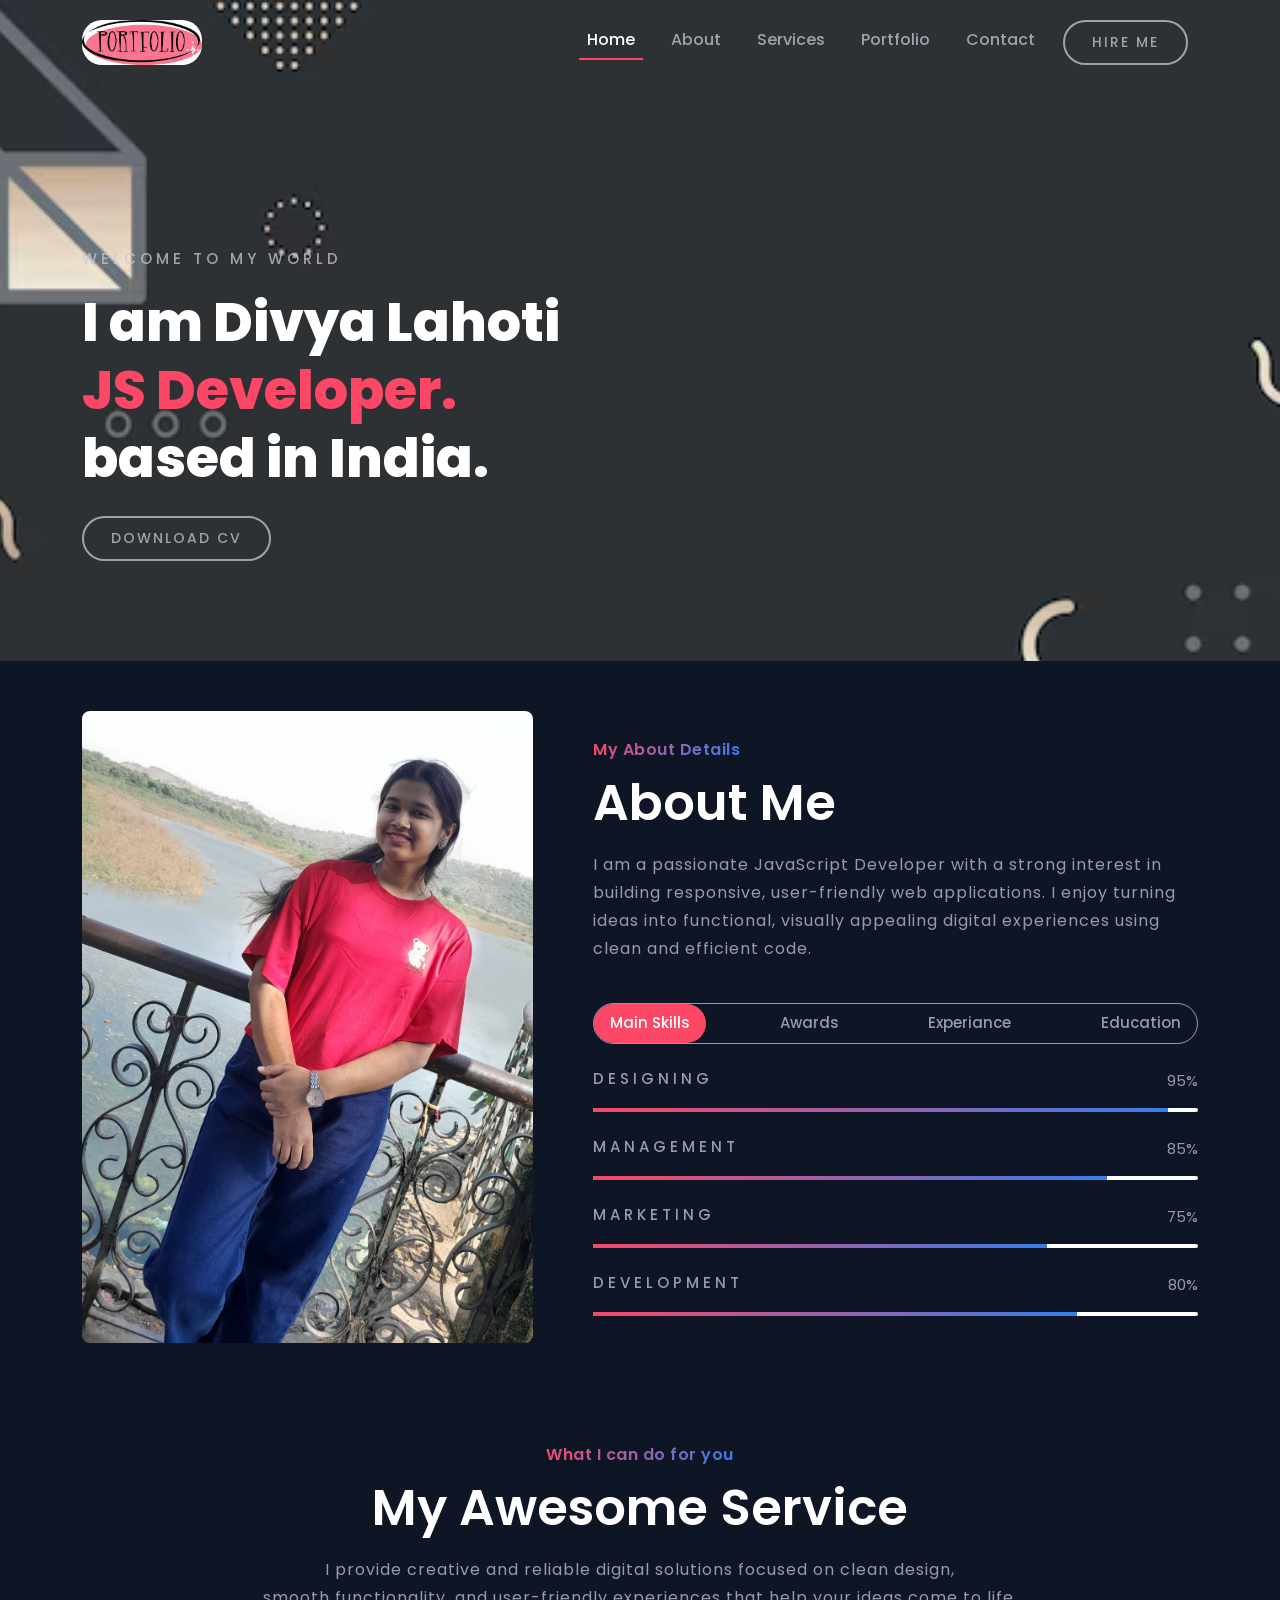
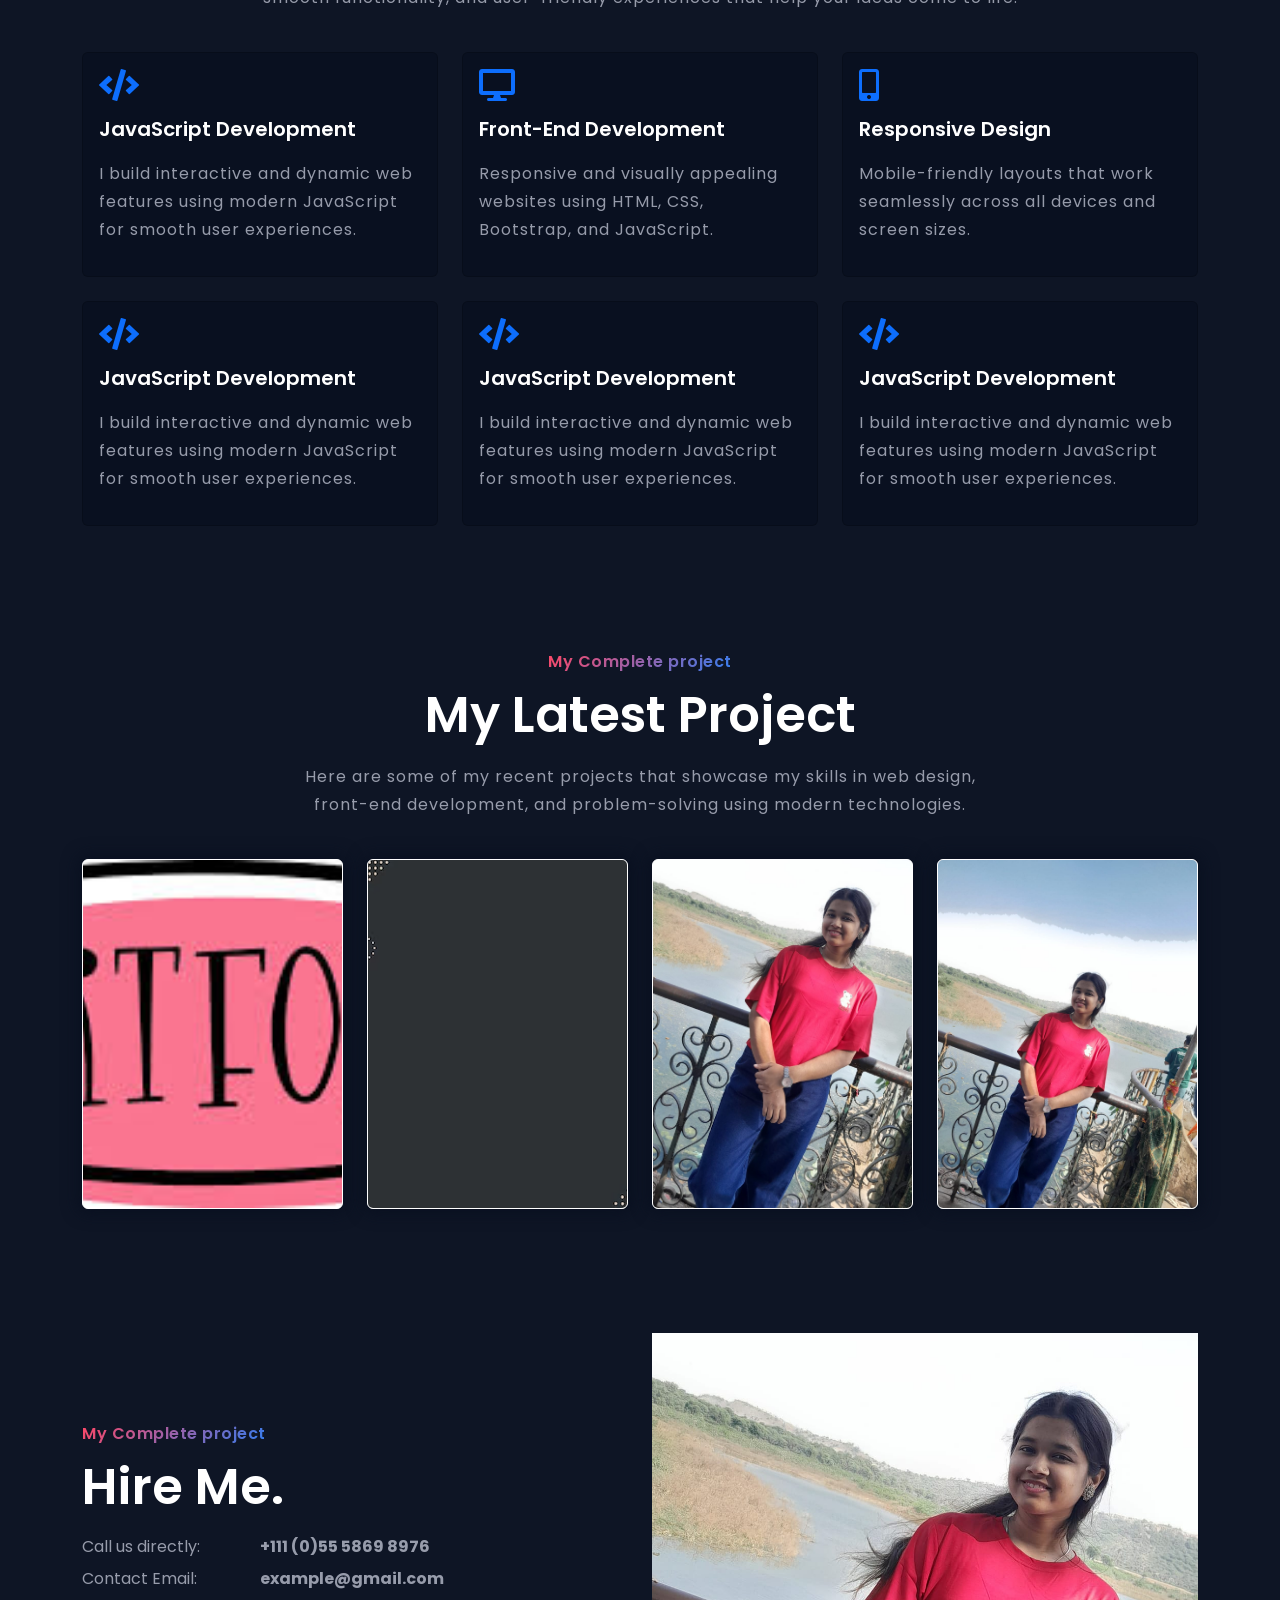
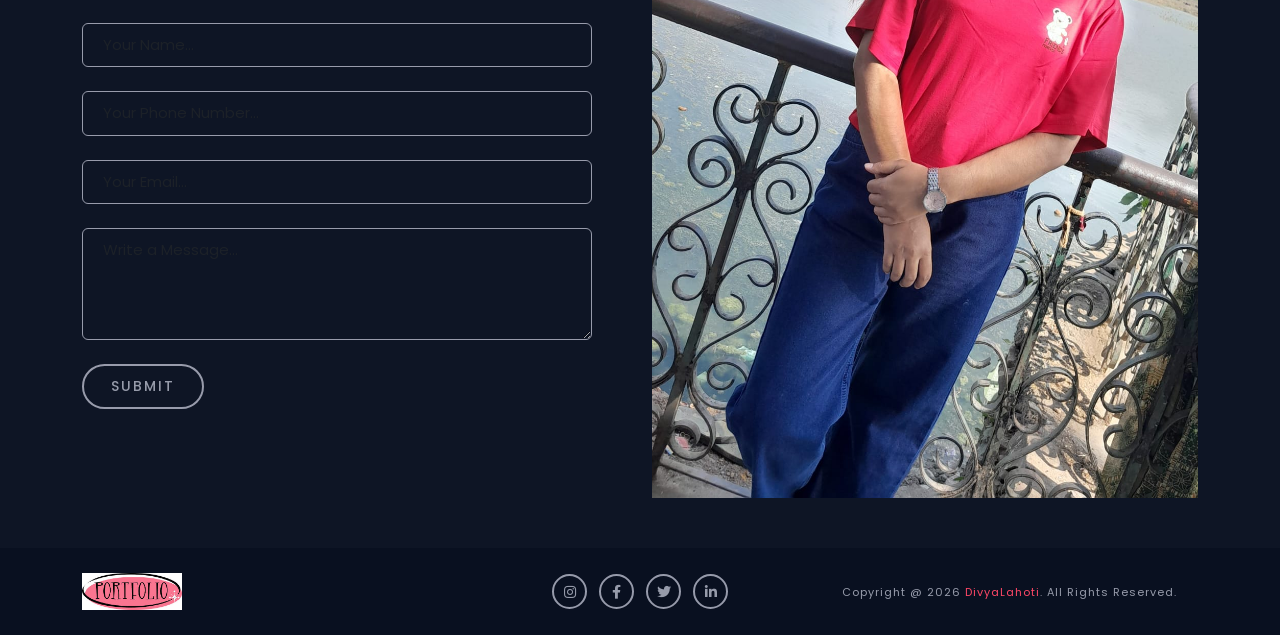
<file: demo1portfolio.html>
<!DOCTYPE html>
<html lang="en">
<head>
  <meta charset="UTF-8">
  <meta name="viewport" content="width=device-width, initial-scale=1.0">
  <title>Demo1-Portfolio</title>
  <link href="https://cdn.jsdelivr.net/npm/bootstrap@5.3.8/dist/css/bootstrap.min.css" rel="stylesheet" integrity="sha384-sRIl4kxILFvY47J16cr9ZwB07vP4J8+LH7qKQnuqkuIAvNWLzeN8tE5YBujZqJLB" crossorigin="anonymous">
  <script src="https://cdn.jsdelivr.net/npm/bootstrap@5.3.8/dist/js/bootstrap.bundle.min.js" integrity="sha384-FKyoEForCGlyvwx9Hj09JcYn3nv7wiPVlz7YYwJrWVcXK/BmnVDxM+D2scQbITxI" crossorigin="anonymous"></script>
  <link rel="stylesheet" href="https://cdnjs.cloudflare.com/ajax/libs/font-awesome/5.15.4/css/all.min.css" integrity="sha512-1ycn6IcaQQ40/MKBW2W4Rhis/DbILU74C1vSrLJxCq57o941Ym01SwNsOMqvEBFlcgUa6xLiPY/NS5R+E6ztJQ==" crossorigin="anonymous" referrerpolicy="no-referrer" />
  <link rel="stylesheet" href="responsive-style.css">
  <link rel="stylesheet" href="style.css">

</head>
<body data-bs-spy="scroll" data-bs-target=".navbar" data-bs-offset="75">
  <!-- Navbar section -->
   <header class="header_wrapper">
    <nav class="navbar navbar-expand-lg fixed-top">
  <div class="container">
    <a class="navbar-brand" href="#">
      <img src="Picture/portfolio_logo.jpg" class="img-fluid" alt="logo">
    </a>
    <button class="navbar-toggler" type="button" data-bs-toggle="collapse" data-bs-target="#navbarNav" 
    aria-controls="navbarNav" aria-expanded="false" aria-label="Toggle navigation">
      <!-- <span class="navbar-toggler-icon"></span> -->
       <i class="fas fa-bars "></i>
    </button>
    <div class="collapse navbar-collapse justify-content-end" id="navbarNav">
      <ul class="navbar-nav menu-navbar-nav">
        <li class="nav-item">
          <a class="nav-link" aria-current="page" href="#home">Home</a>
        </li>
        <li class="nav-item">
          <a class="nav-link" href="#about">About</a>
        </li>
        <li class="nav-item">
          <a class="nav-link" href="#services">Services</a>
        </li>
        <li class="nav-item">
          <a class="nav-link" href="#portfolio">Portfolio</a>
        </li>
        <li class="nav-item">
          <a class="nav-link" href="#contact">Contact</a>
        </li>
        <li class="nav-item mt-3 mt-lg-0">
          <a class="main-btn" href="#contact">Hire me</a>
        </li>
        
      </ul>
      </div>
  </div>
</nav>
   </header>

   <section id="home" class="banner_wrapper">
    <div class="container">
      <div class="row">
        <div class="col-sm-12 text-center text-md-start">
          <h6>WELCOME TO MY WORLD</h6>
          <h1>
                  I am Divya Lahoti <br><span>JS Developer.</span><br>based in India.
          </h1>
          <div class="mt-4">
            <a class="main-btn" href="">Download CV</a>
          </div>
        </div>
      </div>
    </div>
   </section>
  
   <section id="about" class="about_wrapper">
    <div class="container">
      <div class="row justify-content-between align-items-center">
        <div class="col-lg-5 mb-4 mb-lg-0">
           <img src="Picture/divya.png" class="img-fluid rounded-3" alt="About-us">
        </div>
        <div class="col-lg-7 ps-lg-5 text-center text-lg-start">
          <div class="my-3 my-lg-0">
             <span class="subtitle">My About Details</span>
             <h2>About Me</h2>
            <p> I am a passionate JavaScript Developer with a strong interest in building
              responsive, user-friendly web applications. I enjoy turning ideas into
              functional, visually appealing digital experiences using clean and efficient code.
            </p>
          </div>

          <div class="pt-4">
             <ul class="nav nav-pills justify-content-center justify-content-lg-between mb-3" id="pills-tab" role="tablist">
                  <li class="nav-item" role="presentation">
                    <button class="nav-link active" id="pills-skill-tab" data-bs-toggle="pill"
                     data-bs-target="#pills-skill" type="button" role="tab" aria-controls="pills-skill" aria-selected="true">
                    Main Skills</button>
                  </li>

                  <li class="nav-item" role="presentation">
                    <button class="nav-link" id="pills-Award-tab" data-bs-toggle="pill" 
                    data-bs-target="#pills-Award" type="button" role="tab" aria-controls="pills-Award" 
                    aria-selected="false">Awards</button>
                  </li>

                  <li class="nav-item" role="presentation">
                    <button class="nav-link" id="pills-experiance-tab" data-bs-toggle="pill" 
                    data-bs-target="#pills-experiance" type="button" role="tab" aria-controls="pills-experiance" 
                    aria-selected="false">Experiance</button>
                  </li>

                  <li class="nav-item" role="presentation">
                    <button class="nav-link" id="pills-education-tab" data-bs-toggle="pill" 
                    data-bs-target="#pills-education" type="button" role="tab" aria-controls="pills-education" 
                    aria-selected="false">Education</button>
                  </li>
                </ul>
                <div class="tab-content" id="pills-tabContent">
                  <div class="tab-pane fade show active" id="pills-skill" role="tabpanel" aria-labelledby="pills-skill-tab">
                     <div class="single-progress">
                         <h6>Designing</h6>
                         <div class="progress">
                             <div class="progress-bar" role="progressbar" style="width: 95%" 
                             aria-valuenow="25"  aria-valuemin="0" aria-valuemax="100"></div>
                            </div>
                            <span class="label">95%</span>
                          </div>

                          <div class="single-progress">
                         <h6>Management</h6>
                         <div class="progress">
                             <div class="progress-bar" role="progressbar" style="width: 85%" 
                             aria-valuenow="25"  aria-valuemin="0" aria-valuemax="100"></div>
                            </div>
                            <span class="label">85%</span>
                          </div>

                          <div class="single-progress">
                         <h6>Marketing</h6>
                         <div class="progress">
                             <div class="progress-bar" role="progressbar" style="width: 75%" 
                             aria-valuenow="25"  aria-valuemin="0" aria-valuemax="100"></div>
                            </div>
                            <span class="label">75%</span>
                          </div>

                        <div class="single-progress">
                         <h6>Development</h6>
                         <div class="progress">
                             <div class="progress-bar" role="progressbar" style="width: 80%" 
                             aria-valuenow="25"  aria-valuemin="0" aria-valuemax="100"></div>
                            </div>
                            <span class="label">80%</span>
                          </div>
                     </div>
                  
                  <div class="tab-pane fade" id="pills-Award" role="tabpanel" aria-labelledby="pills-Award-tab">
                     <ul class="text-start ps-0">
                        <li><a href="#">Awwwards.com
                            <span>-Winner</span></a>2019 - 2020
                        </li>

                        <li><a href="#">CSS Design Awards
                            <span>-Winner</span></a>2017 - 2018
                        </li>

                        <li><a href="#">Design nominees
                            <span>-site of the day</span></a>2013 - 2014
                        </li>

                        <li><a href="#">Awwwards.com
                            <span>-Winner</span></a>2019 - 2020
                        </li>

                     </ul>
                  </div>
                  <div class="tab-pane fade" id="pills-experiance" role="tabpanel" aria-labelledby="pills-experiance-tab">
                       <ul class="text-start ps-0">
                        <li><a href="#">Sr. Front-end Engineer<span>-Google</span></a> 2018 - Current</li>
                        <li><a href="#">Sr. Front-end Engineer<span>-Microsoft</span></a> 2017 - 2018</li>
                        <li><a href="#">Software Engineer<span>-Alibaba</span></a> 2013 - 2014</li>
                        <li><a href="#">Software Engineer<span>-Alibaba</span></a> 2013 - 2014</li>
                       </ul>

                  </div>
                  
                  <div class="tab-pane fade" id="pills-education" role="tabpanel" aria-labelledby="pills-education-tab">
                      <ul class="text-start ps-0">
                        <li><a href="#">BSC in CSE
                            <span>- ABC University,Los Angeles,CA</span></a>2010
                        </li>

                        <li><a href="#">Diploma in Computer Science
                            <span>-Gamma Technical Institute</span></a>2009
                        </li>

                        <li><a href="#">Graphic Designer 
                            <span>-ABC Institute ,Los Angeles,CA</span></a>2007
                        </li>

                         <li><a href="#">Graphic Designer 
                            <span>-ABC Institute ,Los Angeles,CA</span></a>2007
                        </li>
                     </ul>
                  </div>
                  
                </div>
                          </div>
        </div>
      </div>
    </div>
   </section>

   <section id="services" class="services_wrapper">
    <div class="container">
      <div class="row">
        <div class="col-sm-12 text-center mb-4">
          <span class="subtitle">
            What I can do for you
          </span>
          <h2>My Awesome Service</h2>
          <p>
            I provide creative and reliable digital solutions focused on clean design,<br class="d-none d-md-block">
            smooth functionality, and user-friendly experiences that help your ideas
            come to life.
          </p>
        </div>
      </div>
      <div class="row">
        <div class="col-lg-4 col-md-6 mb-4">
          <div class="card">
            <div class="card-body text-md-start text-center">
              <i class="fa fa-code mb-3 text-primary fs-2"></i>
          <h3>JavaScript Development</h3>
          <p>
            I build interactive and dynamic web features using modern JavaScript
            for smooth user experiences.
          </p>
            </div>
          </div>
        </div>

        <div class="col-lg-4 col-md-6 mb-4">
          <div class="card">
            <div class="card-body text-md-start text-center">
              <i class="fa fa-desktop mb-3 text-primary fs-2 "></i>
          <h3 data-aos="fade-down" data-aos-offset="200">Front-End Development</h3>
          <p>
            Responsive and visually appealing websites using HTML, CSS,
            Bootstrap, and JavaScript.
          </p>
            </div>
          </div>
        </div>

        <div class="col-lg-4 col-md-6 mb-4">
          <div class="card">
            <div class="card-body text-md-start text-center">
             <i class="fa fa-mobile-alt mb-3 text-primary fs-2"></i>
          <h3 data-aos="fade-left" data-aos-offset="200">Responsive Design</h3>
          <p>
            Mobile-friendly layouts that work seamlessly across all devices
            and screen sizes.
          </p>
            </div>
          </div>
        </div>

        <div class="col-lg-4 col-md-6 mb-4">
          <div class="card">
            <div class="card-body text-md-start text-center">
              <i class="fa fa-code mb-3 text-primary fs-2"></i>
          <h3>JavaScript Development</h3>
          <p>
            I build interactive and dynamic web features using modern JavaScript
            for smooth user experiences.
          </p>
            </div>
          </div>
        </div>

        <div class="col-lg-4 col-md-6 mb-4">
          <div class="card">
            <div class="card-body text-md-start text-center">
              <i class="fa fa-code mb-3 text-primary fs-2"></i>
          <h3>JavaScript Development</h3>
          <p>
            I build interactive and dynamic web features using modern JavaScript
            for smooth user experiences.
          </p>
            </div>
          </div>
        </div>

        <div class="col-lg-4 col-md-6 mb-4">
          <div class="card">
            <div class="card-body text-md-start text-center">
              <i class="fa fa-code mb-3 text-primary fs-2"></i>
          <h3>JavaScript Development</h3>
          <p>
            I build interactive and dynamic web features using modern JavaScript
            for smooth user experiences.
          </p>
            </div>
          </div>
        </div>
      </div>
    </div>
   </section>

   <section id="portfolio" class="portfolio_wrapper">
    <div class="container">
      <div class="row">
        <div class="col-sm-12 text-center mb-4">
          <span class="subtitle">My Complete project</span>
          <h2>My Latest Project</h2>
          <p>
            Here are some of my recent projects that showcase my skills in web design,<br class="d-none d-md-block">
            front-end development, and problem-solving using modern technologies.
          </p>
        </div>
      </div>
      <div class="row">
        <div class="col-lg-3 col-md-6 mb-4">
           <div class="card p-0">
            <span style="background-image: url('/Picture/portfolio_logo.jpg')"></span>
           </div>
        </div>
        
        <div class="col-lg-3 col-md-6 mb-4">
        <div class="card p-0">
        <span style="background-image: url('/Picture/bg-image.jpg')"></span>
        </div>
        </div>

        <div class="col-lg-3 col-md-6 mb-4">
        <div class="card p-0">
        <span style="background-image: url('/Picture/divya.png')"></span>
        </div>
       </div>
        <div class="col-lg-3 col-md-6 mb-4">
          <div class="card p-0">
          <span style="background-image: url('/Picture/Untitled.jpg')"></span>
          </div>
        </div>
      </div>
    </div>
   </section>

   <section id="contact" class="contact_wrapper">
         <div class="container">
            <div class="row justify-content-between align-items-center">
               <div class="col-lg-6 order-2 order-lg-1 pe-lg-5 text-lg-start text-center">
                  <span class="subtitle">My Complete project</span>
              <h2>Hire Me.</h2>
               <div class="row call_details mb-4">
                 <label class="col-sm-3 col-lg-4">Call us directly: </label>
                 <div class="col-sm-9 col-lg-8 mb-3 mb-lg-2 text-md-start">
                   <a href="javascript:void(0)">+111 (0)55 5869 8976</a>
                 </div>

                 <label class="col-sm-3 col-lg-4">Contact Email: </label>
                 <div class="col-sm-9 col-lg-8 mb-3 mb-lg-2 text-md-start">
                   <a href="mailto:example@gmail.com">example@gmail.com</a>
                 </div>
               </div>
               
               <form>
                  <div class="mb-4">
                     <input type="text" class="form-control" placeholder="Your Name..." autocomplete="off">
                  </div>

                   <div class="mb-4">
                     <input type="number" class="form-control" placeholder="Your Phone Number..." autocomplete="off">
                  </div>

                   <div class="mb-4">
                     <input type="email" class="form-control" placeholder="Your Email..." autocomplete="off">
                  </div>

                   <div class="mb-4">
                    <textarea cols="40" rows="4" class="form-control" id="message" placeholder="Write a Message..." autocomplete="off"></textarea>
                  </div>
                  <button type="submit" class="main-btn">Submit</button>
               </form>

               </div>

               <div class="col-lg-6 order-1 mb-4 order-lg-1 mb-lg-0">
                 <img src="Picture/divya.png" class="img-fluid">
               </div>
            </div>
         </div>
   </section>

   <section id="contact" class="footer_wrapper mt-3 mt-md-0">
    <div class="container">
      <div class="row align-items-center">
         <div class="col-lg-4 col-md-6 text-center text-md-start">
            <div class="footer-logo mb-3 mb-md-0">
               <img src="Picture/portfolio_logo.jpg" class="img-fluid">
            </div>
         </div>

         <div class="col-lg-4 col-md-6">
           <ul class="list-unstyled d-flex justify-content-center justify-content-md-end justify-content-lg-center social-icon mb-3 mb-md-0">
            <li>
              <a href="#"><i class="fab fa-instagram"></i></a>
            </li>

             <li>
              <a href="#"><i class="fab fa-facebook-f"></i></a>
            </li>

             <li>
              <a href="#"><i class="fab fa-twitter"></i></a>
            </li>

             <li>
              <a href="#"><i class="fab fa-linkedin-in"></i></a>
            </li>
           </ul>
         </div>

         <div class="col-lg-4 col-md-12">
           <div class="copyright-text text-lg-start text-center mb-3 mb-lg-0">
            <p class="mb-0">Copyright @ 2026 <a href="#">DivyaLahoti</a>. All Rights Reserved.</p>
           </div>
         </div>
      </div>
    </div>
   </section>
</body>

<script src="https://cdn.jsdelivr.net/npm/@popperjs/core@2.11.8/dist/umd/popper.min.js" integrity="sha384-I7E8VVD/ismYTF4hNIPjVp/Zjvgyol6VFvRkX/vR+Vc4jQkC+hVqc2pM8ODewa9r" crossorigin="anonymous"></script>
<script src="https://cdn.jsdelivr.net/npm/bootstrap@5.3.8/dist/js/bootstrap.min.js" integrity="sha384-G/EV+4j2dNv+tEPo3++6LCgdCROaejBqfUeNjuKAiuXbjrxilcCdDz6ZAVfHWe1Y" crossorigin="anonymous"></script>
<script src="main.js"></script>
</html>
</file>
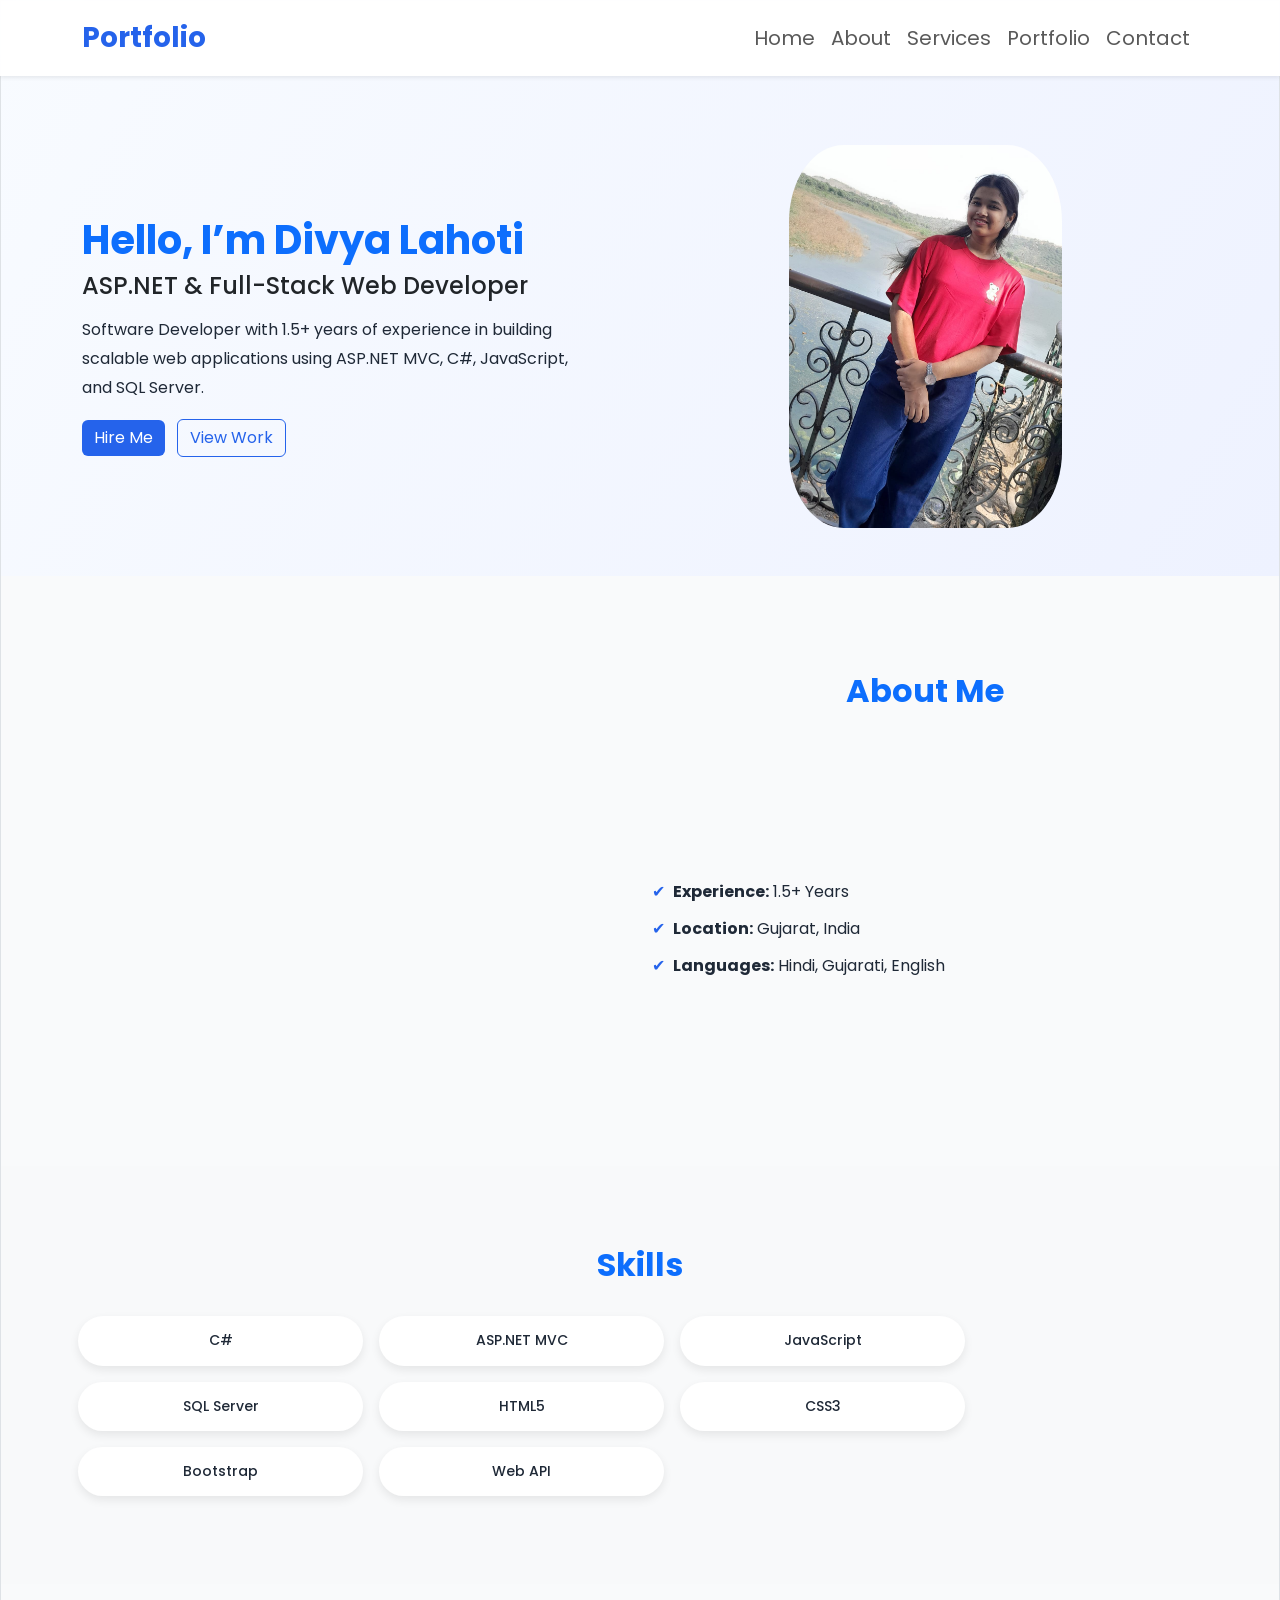
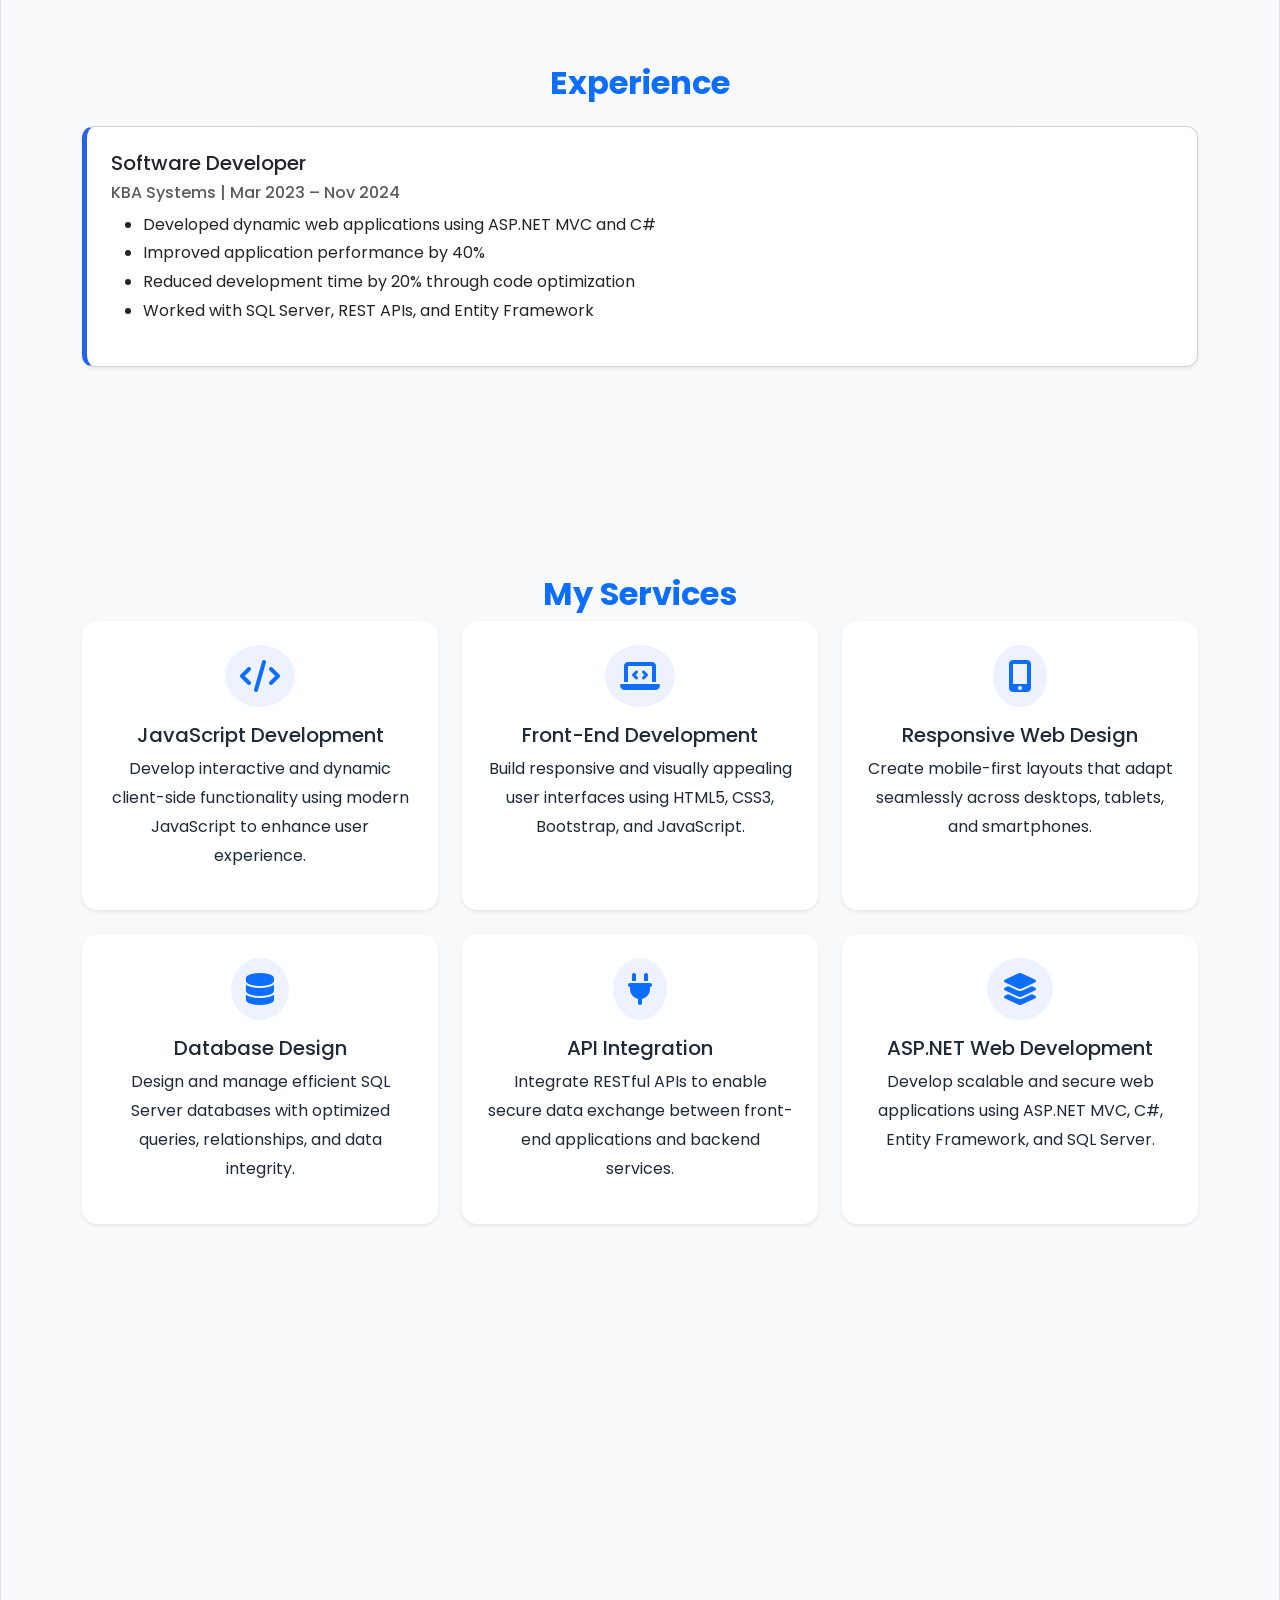
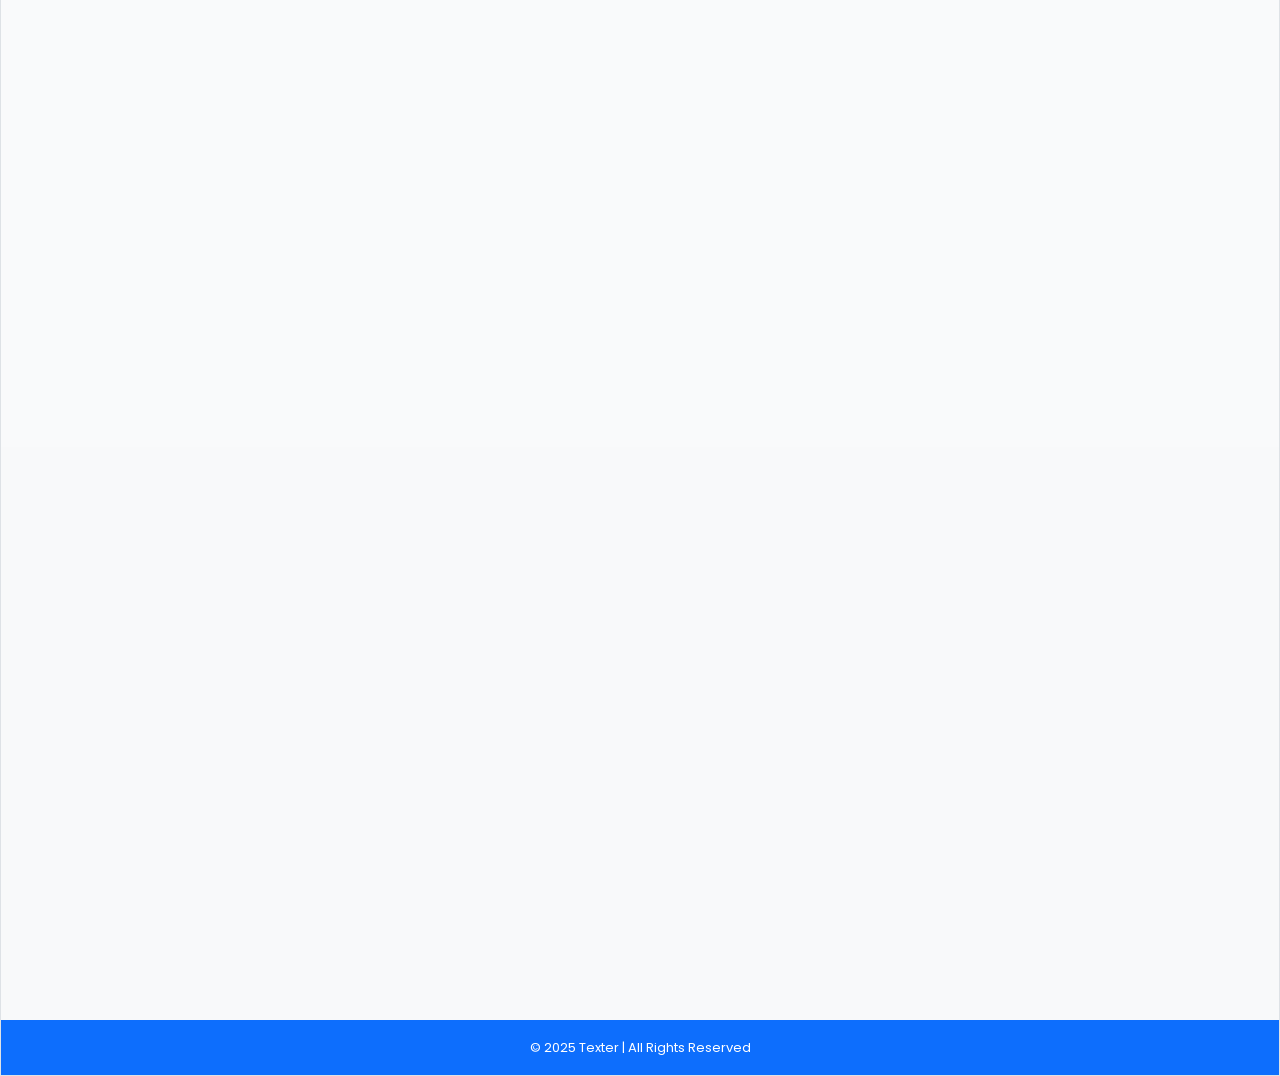
<file: divya2porfolio.html>
<!DOCTYPE html>
<html lang="en">
<head>
  <meta charset="UTF-8">
  <title>Divya2 | Portfolio</title>
  <meta name="viewport" content="width=device-width, initial-scale=1.0">

  <!-- Bootstrap -->
  <link href="https://cdn.jsdelivr.net/npm/bootstrap@5.3.8/dist/css/bootstrap.min.css" rel="stylesheet">
  <link href="https://unpkg.com/aos@2.3.1/dist/aos.css" rel="stylesheet">


  <!-- Font Awesome -->
  <link href="https://cdnjs.cloudflare.com/ajax/libs/font-awesome/6.5.1/css/all.min.css" rel="stylesheet">

  <!-- Custom CSS -->
  <link rel="stylesheet" href="divya2portfolio.css">
</head>

<body class=" border">

<!-- ================= NAVBAR ================= -->
<nav class="navbar navbar-expand-lg fixed-top navbar-light bg-white shadow-sm px-4">
    <!-- <nav class="navbar navbar-expand-lg navbar-dark bg-primary fixed-top shadow"> -->
  <div class="container">
    <a class="navbar-brand d-flex align-items-center gap-2 fs-3 fw-bold" href="#">Portfolio</a>
   <button class="navbar-toggler text-bg-light" type="button" data-bs-toggle="collapse" data-bs-target="#navbarText" 
    aria-controls="navbarText" 
        aria-expanded="false" aria-label="Toggle navigation">
      <span class="navbar-toggler-icon"></span>
    </button>
    <div class="collapse navbar-collapse" id="navbarText">
      <ul class="navbar-nav ms-auto fs-5 text-center">
        <li class="nav-item"><a class="nav-link" href="#home">Home</a></li>
        <li class="nav-item"><a class="nav-link" href="#about">About</a></li>
        <li class="nav-item"><a class="nav-link" href="#services">Services</a></li>
        <li class="nav-item"><a class="nav-link" href="#portfolio">Portfolio</a></li>
        <li class="nav-item"><a class="nav-link" href="#contact">Contact</a></li>
      </ul>
    </div>
  </div>
</nav>

<!-- ================= HOME ================= -->
<section id="home" class="hero-section py-5">
  <div class="container">
    <div class="row align-items-center">
      <div class="col-md-6 mt-5">
        <h1 class="fw-bold text-primary mt-5">
        Hello, I’m Divya Lahoti
        </h1>
        <h4 class="text-dark">
        ASP.NET & Full-Stack Web Developer
        </h4>
        <p class="mt-3">
        Software Developer with 1.5+ years of experience in building
        scalable web applications using ASP.NET MVC, C#, JavaScript,
        and SQL Server.
        </p>


        <a href="#contact" class="btn btn-primary me-2">Hire Me</a>
        <a href="#portfolio" class="btn btn-outline-primary">View Work</a>
      </div>
      <div class="col-md-6 text-center mt-5">
        <img src="Picture/divya.png" class="img-fluid mt-5 w-50" style="border-radius:20%">
      </div>
    </div>
  </div>
</section>

<!-- ================= ABOUT ================= -->
<section id="about" class="section">
  <div class="container" data-aos="zoom-in" data-aos-offset="200" >
    <div class="row">
      <div class="col-md-6 text-center">
        <img src="Picture/divya.png" class="img-fluid mt-5 w-50" data-aos="zoom-in-down" data-aos-offset="200" style="border-radius:20%">
      </div>
      <div class="col-md-6">
        <h2 class="text-primary fw-bold text-center mt-3" data-aos="zoom-in-up" data-aos-offset="200">About Me</h2>
        <p class="text-center"  data-aos="zoom-in-left" data-aos-offset="200">
              I am a passionate and results-driven Software Developer with 1.5+ years of experience in developing dynamic web 
              applications. I specialize in ASP.NET MVC, C#, JavaScript, and SQL Server. I enjoy solving complex problems, improving 
              application performance, and working in collaborative team environments.
          </p>
            <ul>
            <li><strong>Experience:</strong> 1.5+ Years</li>
            <li><strong>Location:</strong> Gujarat, India</li>
            <li><strong>Languages:</strong> Hindi, Gujarati, English</li>
            </ul>
      </div>
    </div>
  </div>
</section>

<!-- SKILLS / TECH STACK -->
<section id="skills" class="section bg-light">
  <div class="container">
    <h2 class="text-center text-primary fw-bold">Skills</h2>

    <div class="row text-center mt-4">
      <div class="col-md-3">C#</div>
      <div class="col-md-3">ASP.NET MVC</div>
      <div class="col-md-3">JavaScript</div>
      <div class="col-md-3">SQL Server</div>
      <div class="col-md-3">HTML5</div>
      <div class="col-md-3">CSS3</div>
      <div class="col-md-3">Bootstrap</div>
      <div class="col-md-3">Web API</div>
    </div>
  </div>
</section>

<!-- EXPERIENCE -->
 <section id="experience" class="section">
  <div class="container">
    <h2 class="text-center text-primary fw-bold">Experience</h2>

    <div class="card p-4 shadow-sm mt-4">
      <h5>Software Developer</h5>
      <h6 class="text-muted">KBA Systems | Mar 2023 – Nov 2024</h6>
      <ul>
        <li>Developed dynamic web applications using ASP.NET MVC and C#</li>
        <li>Improved application performance by 40%</li>
        <li>Reduced development time by 20% through code optimization</li>
        <li>Worked with SQL Server, REST APIs, and Entity Framework</li>
      </ul>
    </div>
  </div>
</section>


<!-- ================= SERVICES ================= -->
<section id="services" class="section bg-light mb-3">
  <div class="container">
    <h2 class="text-center text-primary fw-bold mt-5">My Services</h2>

  <div class="row g-4">

  <!-- Service 1 -->
  <div class="col-md-4">
    <div class="service-card text-center p-4 shadow-sm h-100">
      <i class="fa-solid fa-code mb-3 text-primary fs-2"></i>
      <h5>JavaScript Development</h5>
      <p>
        Develop interactive and dynamic client-side functionality
        using modern JavaScript to enhance user experience.
      </p>
    </div>
  </div>

  <!-- Service 2 -->
  <div class="col-md-4">
    <div class="service-card text-center p-4 shadow-sm h-100">
      <i class="fa-solid fa-laptop-code mb-3 text-primary fs-2"></i>
      <h5>Front-End Development</h5>
      <p>
        Build responsive and visually appealing user interfaces
        using HTML5, CSS3, Bootstrap, and JavaScript.
      </p>
    </div>
  </div>

  <!-- Service 3 -->
  <div class="col-md-4">
    <div class="service-card text-center p-4 shadow-sm h-100">
      <i class="fa-solid fa-mobile-screen-button mb-3 text-primary fs-2"></i>
      <h5>Responsive Web Design</h5>
      <p>
        Create mobile-first layouts that adapt seamlessly across
        desktops, tablets, and smartphones.
      </p>
    </div>
  </div>

  <!-- Service 4 -->
  <div class="col-md-4">
    <div class="service-card text-center p-4 shadow-sm h-100">
      <i class="fa-solid fa-database mb-3 text-primary fs-2"></i>
      <h5>Database Design</h5>
      <p>
        Design and manage efficient SQL Server databases with
        optimized queries, relationships, and data integrity.
      </p>
    </div>
  </div>

  <!-- Service 5 -->
  <div class="col-md-4">
    <div class="service-card text-center p-4 shadow-sm h-100">
      <i class="fa-solid fa-plug mb-3 text-primary fs-2"></i>
      <h5>API Integration</h5>
      <p>
        Integrate RESTful APIs to enable secure data exchange
        between front-end applications and backend services.
      </p>
    </div>
  </div>

  <!-- Service 6 -->
  <div class="col-md-4">
    <div class="service-card text-center p-4 shadow-sm h-100">
      <i class="fa-solid fa-layer-group mb-3 text-primary fs-2"></i>
      <h5>ASP.NET Web Development</h5>
      <p>
        Develop scalable and secure web applications using
        ASP.NET MVC, C#, Entity Framework, and SQL Server.
      </p>
    </div>
  </div>

</div>

  </div>
</section>

<!-- ================= PORTFOLIO /work================= -->
<section id="portfolio" class="section">
  <div class="container">
    <h2 class="text-center text-primary fw-bold mt-5"
        data-aos="fade-right" data-aos-offset="200">
      My Work
    </h2>

    <div class="row g-4" data-aos="zoom-in-down" data-aos-offset="200">

      <!-- Project 1 -->
      <div class="col-md-4">
        <div class="portfolio-card text-center p-4 shadow-sm h-100">
         <h5>Employee Management System</h5>
            <p>
            ASP.NET MVC based system to manage employee inquiries,
            email communication, and database records.
            </p>
            <p><strong>Tech:</strong> ASP.NET MVC, C#, JavaScript, SQL Server</p>

        </div>
      </div>

      <!-- Project 2 -->
      <div class="col-md-4">
        <div class="portfolio-card text-center p-4 shadow-sm h-100">
          <h5>Cloud-Based Accounting Software</h5>
            <p>
            Developed a desktop application and web API for accounting
            operations with secure database integration.
            </p>
            <p><strong>Tech:</strong> C#, Web API, SQL Server</p>
        </div>
      </div>

      <!-- Project 3 -->
      <div class="col-md-4">
  <div class="portfolio-card text-center p-4 shadow-sm h-100">
    <h5 data-aos="fade-down-right" data-aos-offset="200">Restaurant  Website </h5>
    <p>
      A front-end Restaurant interface with product listings,
      interactive filters, and responsive design.
    </p>
    <p><strong>Tech:</strong> Html, css,bootstrap,JavaScript</p>
  </div>
      </div>

<!-- Project 4 -->
 <div class="col-md-4">
  <div class="portfolio-card text-center p-4 shadow-sm h-100">
    <h5>Responsive Portfolio Website</h5>
<p>
Fully responsive personal portfolio using Bootstrap and JavaScript.
</p>
 <p><strong>Tech:</strong> Html, css,bootstrap</p>

  </div>
</div>

    </div>
  </div>
</section>


<!-- ================= CONTACT ================= -->
<section id="contact" class="section bg-light">
  <div class="container">
    <h2 class="text-center text-primary fw-bold mt-5" data-aos="fade-down-left" data-aos-offset="200">Contact Me</h2>
    <div class="row justify-content-center">
      <div class="col-md-6 ">
        <!-- <p class="text-center">Email: divyalavati01@gmail.com </p> -->
        <form data-aos="flip-left" data-aos-offset="200">
          <input type="text" class="form-control mb-3" placeholder="Your Name">
          <input type="email" class="form-control mb-3" placeholder="Your Email">
          <textarea class="form-control mb-3" rows="4" placeholder="Your Message"></textarea>
          <button class="btn btn-primary w-100 mb-5">Send Message</button>
        </form>
      </div>
    </div>
  </div>
</section>

<!-- ================= FOOTER ================= -->
<footer class="text-center py-3 bg-primary text-white">
  © 2025 Texter | All Rights Reserved
</footer>

<script src="https://cdn.jsdelivr.net/npm/bootstrap@5.3.8/dist/js/bootstrap.bundle.min.js"></script>


<script src="https://unpkg.com/aos@2.3.1/dist/aos.js"></script>

<script>
  AOS.init();
</script>
</body>
</html>
</file>
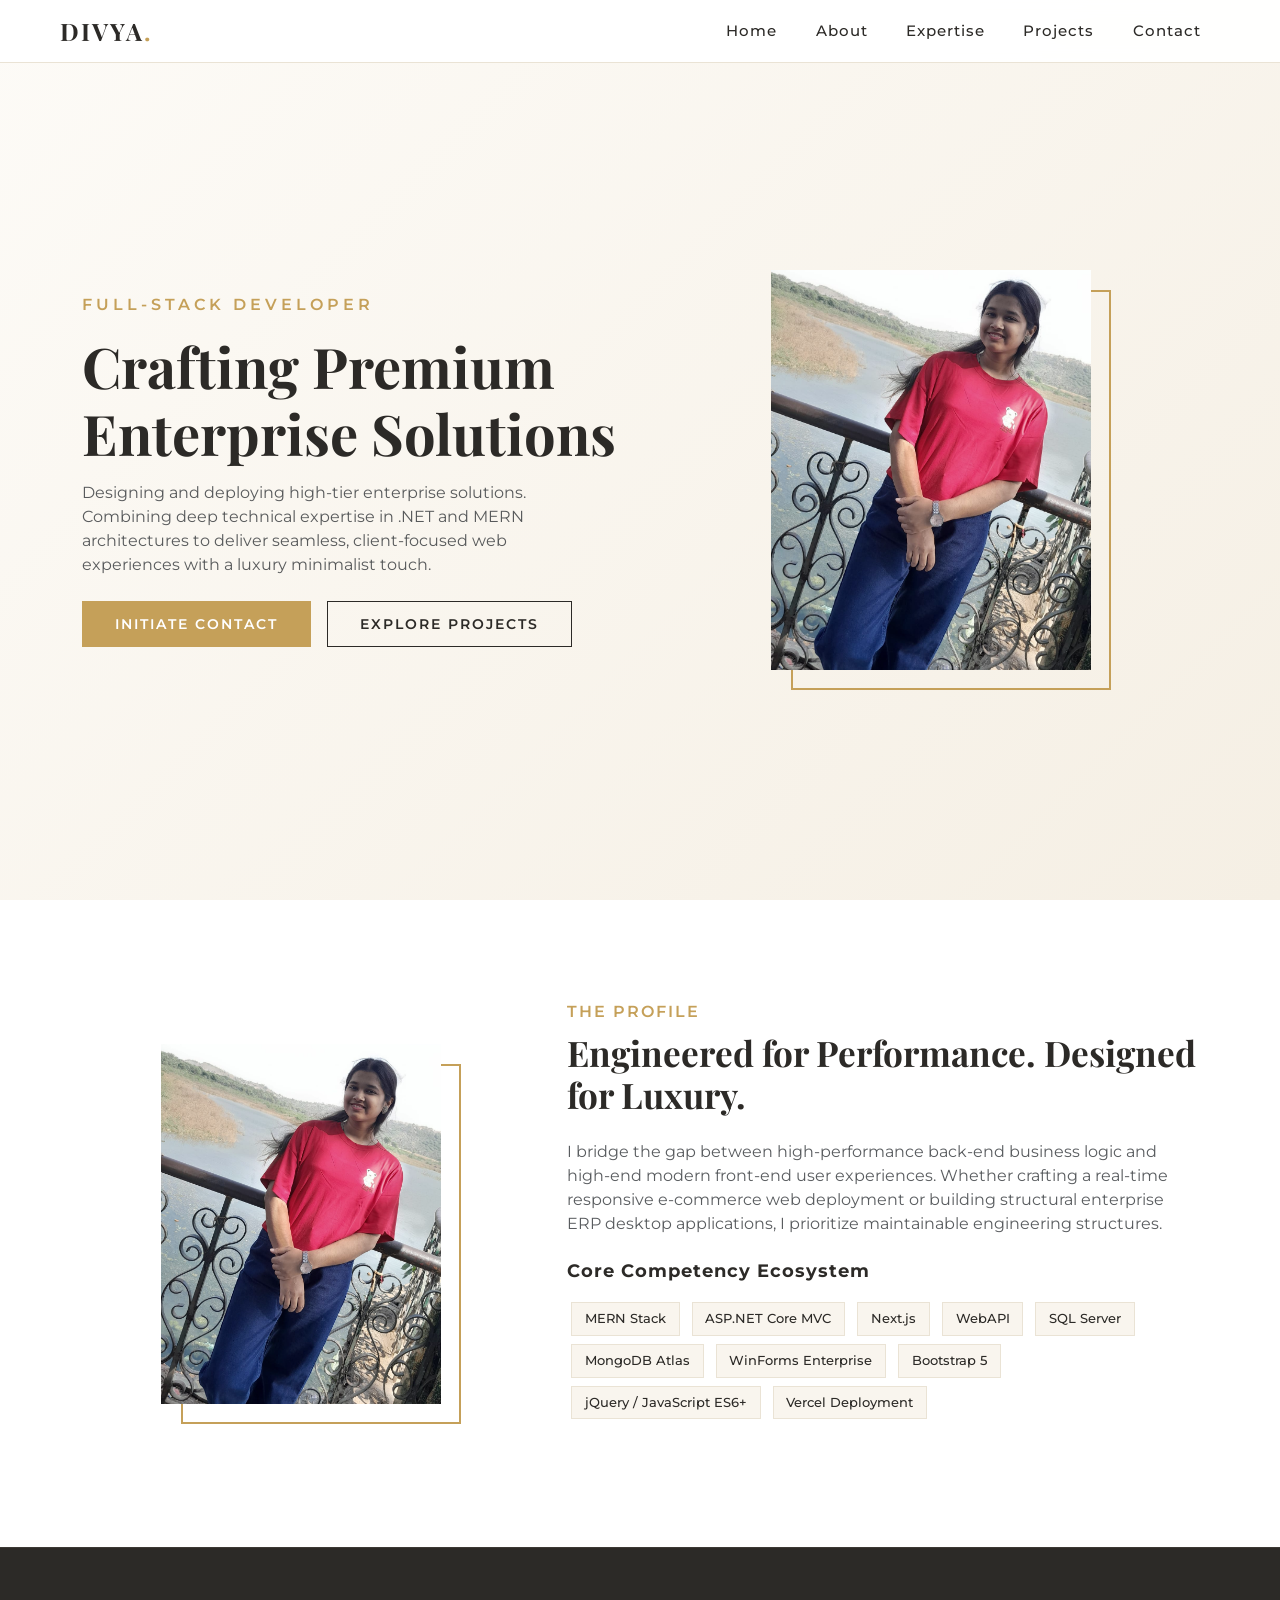
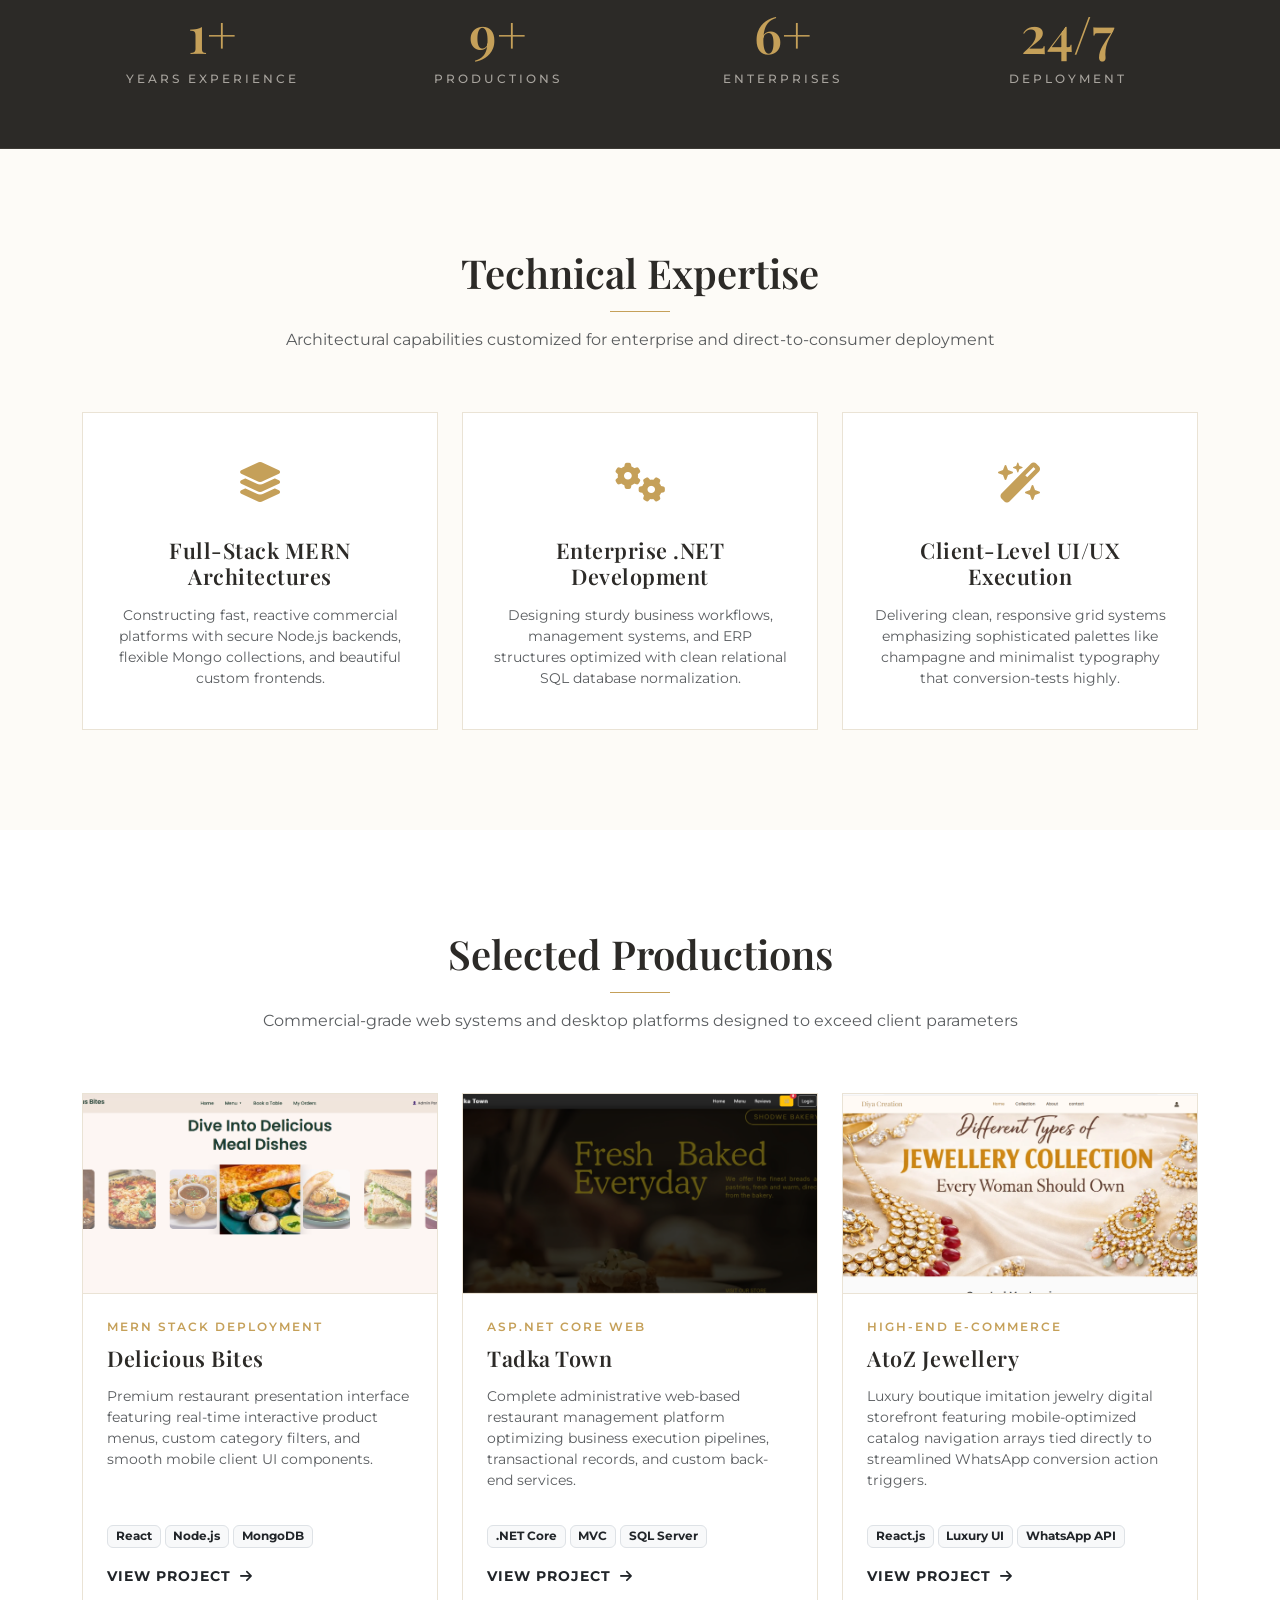
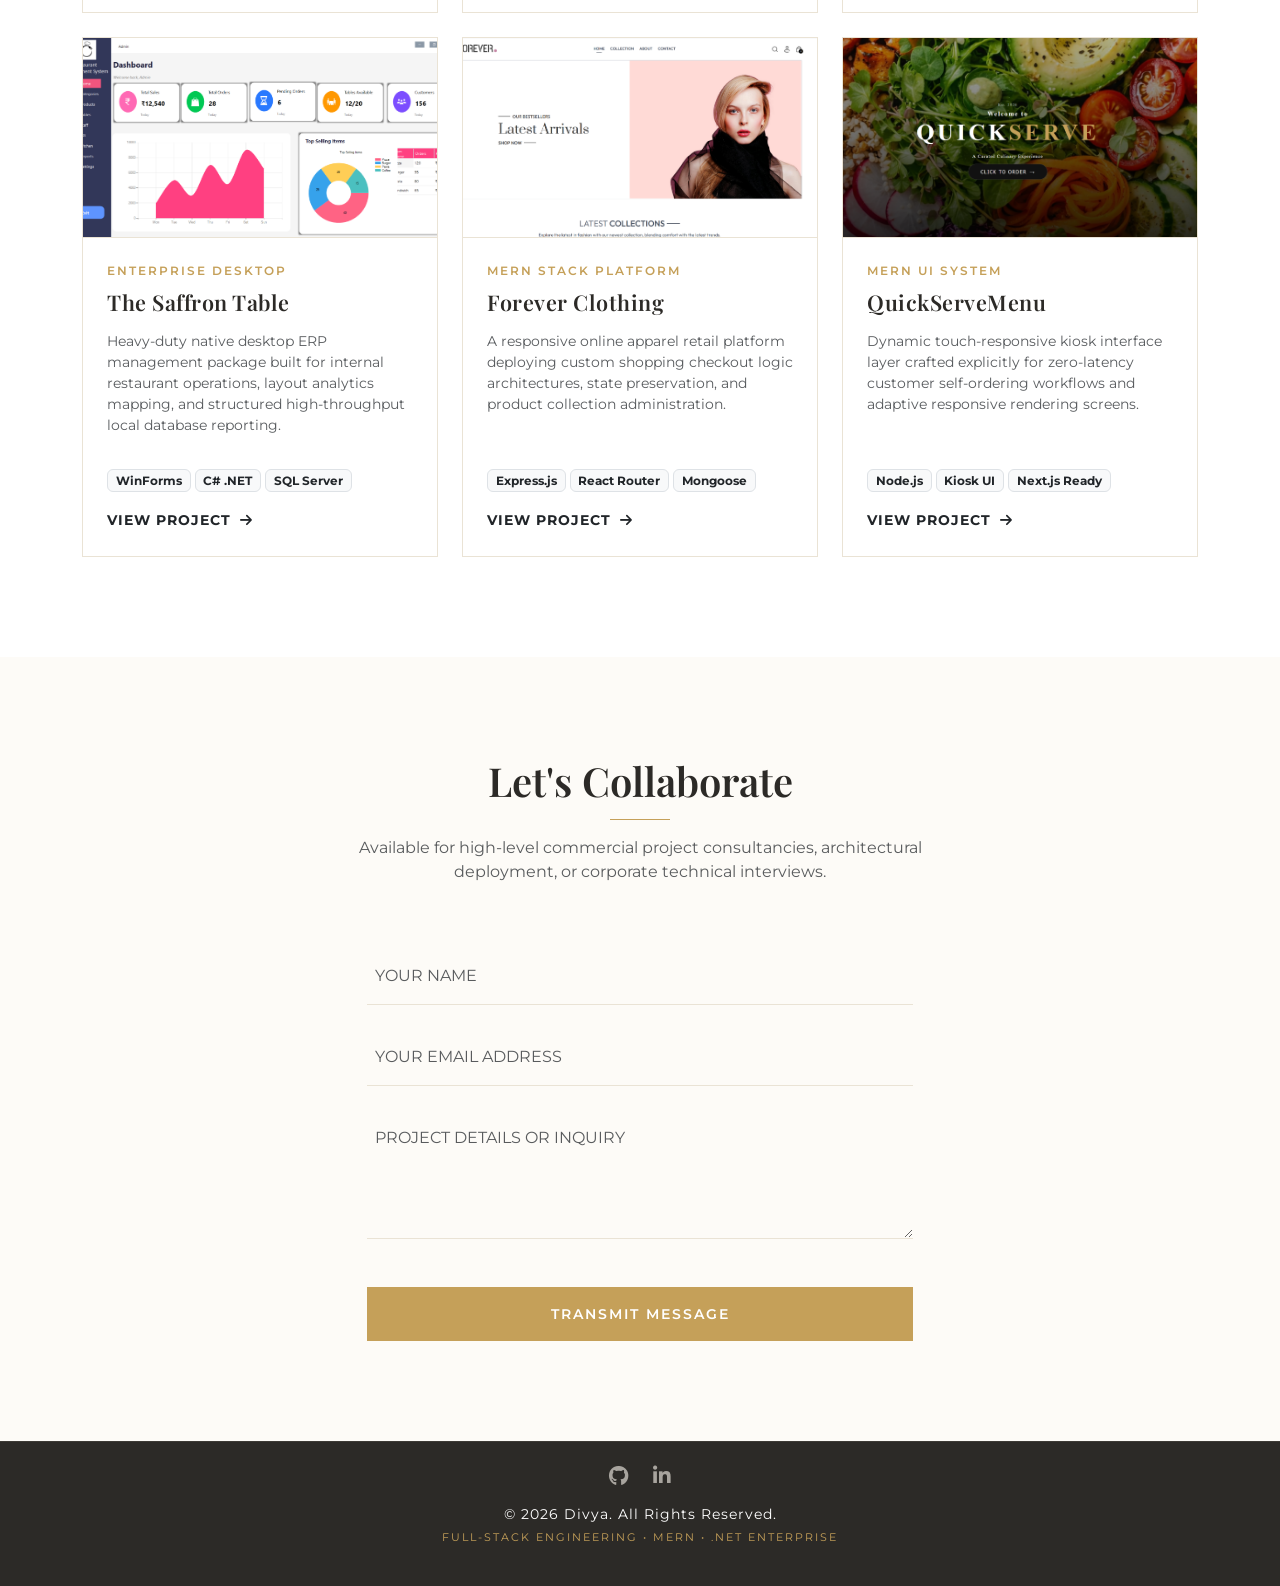
<file: divyaportfolio.html>
<!DOCTYPE html>
<html lang="en">

<head>
  <meta charset="UTF-8">
  <title>Divya | Full-Stack Developer Portfolio</title>
  <meta name="viewport" content="width=device-width, initial-scale=1.0">

  <link rel="preconnect" href="https://fonts.googleapis.com">
  <link rel="preconnect" href="https://fonts.gstatic.com" crossorigin>
  <link
    href="https://fonts.googleapis.com/css2?family=Montserrat:wght@300;400;500;600;700&family=Playfair+Display:ital,wght@0,400;0,600;1,400&display=swap"
    rel="stylesheet">

  <link href="https://cdn.jsdelivr.net/npm/bootstrap@5.3.2/dist/css/bootstrap.min.css" rel="stylesheet">
  <link href="https://unpkg.com/aos@2.3.1/dist/aos.css" rel="stylesheet">
  <link href="https://cdnjs.cloudflare.com/ajax/libs/font-awesome/6.5.1/css/all.min.css" rel="stylesheet">

  <style>
    :root {
      --bg-pearl: #fdfbf7;
      --bg-white: #ffffff;
      --text-dark: #2c2a27;
      --text-muted: #6e6a64;
      --accent-gold: #c5a059;
      --accent-gold-hover: #b38f4a;
      --border-color: #eae3d5;
      --font-heading: 'Playfair Display', serif;
      --font-body: 'Montserrat', sans-serif;
    }

    body {
      font-family: var(--font-body);
      background-color: var(--bg-pearl);
      color: var(--text-dark);
      overflow-x: hidden;
      scroll-behavior: smooth;
    }

    h1,
    h2,
    h3,
    h4,
    .navbar-brand {
      font-family: var(--font-heading);
    }

    /* Luxury Custom Scrollbar */
    ::-webkit-scrollbar {
      width: 8px;
    }

    ::-webkit-scrollbar-track {
      background: var(--bg-pearl);
    }

    ::-webkit-scrollbar-thumb {
      background: var(--accent-gold);
      border-radius: 4px;
    }

    /* Navbar Styling */
    .custom-navbar {
      background-color: rgba(255, 255, 255, 0.95);
      backdrop-filter: blur(10px);
      border-bottom: 1px solid var(--border-color);
      transition: all 0.3s ease;
    }

    .navbar-brand {
      color: var(--text-dark) !important;
      letter-spacing: 2px;
    }

    .navbar-brand span {
      color: var(--accent-gold);
    }

    .nav-link {
      color: var(--text-dark) !important;
      font-size: 0.95rem;
      font-weight: 500;
      letter-spacing: 1px;
      padding: 0.5rem 1.2rem !important;
      transition: color 0.3s ease;
    }

    .nav-link:hover {
      color: var(--accent-gold) !important;
    }

    /* Buttons */
    .btn-gold {
      background-color: var(--accent-gold);
      color: var(--bg-white);
      border: 1px solid var(--accent-gold);
      border-radius: 0;
      padding: 0.75rem 2rem;
      font-size: 0.85rem;
      font-weight: 600;
      letter-spacing: 2px;
      text-transform: uppercase;
      transition: all 0.4s ease;
    }

    .btn-gold:hover {
      background-color: var(--accent-gold-hover);
      border-color: var(--accent-gold-hover);
      color: var(--bg-white);
      transform: translateY(-2px);
    }

    .btn-outline-gold {
      background-color: transparent;
      color: var(--text-dark);
      border: 1px solid var(--text-dark);
      border-radius: 0;
      padding: 0.75rem 2rem;
      font-size: 0.85rem;
      font-weight: 600;
      letter-spacing: 2px;
      text-transform: uppercase;
      transition: all 0.4s ease;
    }

    .btn-outline-gold:hover {
      background-color: var(--text-dark);
      color: var(--bg-white);
      transform: translateY(-2px);
    }

    /* Sections Shared Styles */
    section {
      padding: 100px 0;
    }

    .section-title-wrapper {
      margin-bottom: 60px;
    }

    .section-title {
      font-size: 2.5rem;
      font-weight: 600;
      position: relative;
      display: inline-block;
      padding-bottom: 15px;
    }

    .section-title::after {
      content: '';
      position: absolute;
      bottom: 0;
      left: 50%;
      transform: translateX(-50%);
      width: 60px;
      height: 1px;
      background-color: var(--accent-gold);
    }

    /* Hero Section */
    .hero-section {
      min-height: 100vh;
      display: flex;
      align-items: center;
      background: linear-gradient(135deg, #fdfbf7 0%, #f5efe4 100%);
      padding-top: 140px;
    }

    .hero-tagline {
      font-size: 1rem;
      text-transform: uppercase;
      letter-spacing: 4px;
      color: var(--accent-gold);
      font-weight: 600;
    }

    .hero-title {
      font-size: 3.5rem;
      font-weight: 700;
      line-height: 1.2;
      margin: 15px 0;
    }

    .hero-img-wrapper {
      position: relative;
      display: inline-block;
    }

    .hero-img-wrapper::before {
      content: '';
      position: absolute;
      top: 20px;
      left: 20px;
      width: 100%;
      height: 100%;
      border: 2px solid var(--accent-gold);
      z-index: 1;
      transition: all 0.4s ease;
    }

    .hero-img {
      position: relative;
      z-index: 2;
      border-radius: 0px;
      filter: grayscale(15%);
      transition: all 0.4s ease;
    }

    .hero-img-wrapper:hover::before {
      top: 10px;
      left: 10px;
    }

    /* Badges & Tech Stack */
    .tech-badge {
      background-color: rgba(197, 160, 89, 0.1);
      color: var(--text-dark);
      border: 1px solid var(--border-color);
      border-radius: 0;
      padding: 0.4rem 0.8rem;
      font-size: 0.8rem;
      font-weight: 500;
      margin: 4px;
      display: inline-block;
      transition: all 0.3s ease;
    }

    .tech-badge:hover {
      background-color: var(--accent-gold);
      color: var(--bg-white);
      border-color: var(--accent-gold);
    }

    /* Cards (Services & Portfolio) */
    .premium-card {
      background: var(--bg-white);
      border: 1px solid var(--border-color);
      border-radius: 0;
      padding: 40px 30px;
      height: 100%;
      transition: all 0.4s cubic-bezier(0.165, 0.84, 0.44, 1);
      position: relative;
    }

    .premium-card:hover {
      transform: translateY(-5px);
      box-shadow: 0 20px 40px rgba(197, 160, 89, 0.08);
      border-color: var(--accent-gold);
    }

    .card-icon {
      font-size: 2.5rem;
      color: var(--accent-gold);
      margin-bottom: 25px;
    }

    .card-title {
      font-size: 1.35rem;
      font-weight: 600;
      margin-bottom: 15px;
      letter-spacing: 0.5px;
    }

    /* Portfolio Category Tabs */
    .project-type-tag {
      font-size: 0.75rem;
      text-transform: uppercase;
      letter-spacing: 2px;
      color: var(--accent-gold);
      font-weight: 600;
      margin-bottom: 10px;
      display: block;
    }

    /* Metrics Section Custom Styling */
    .metrics-section {
      background-color: var(--text-dark);
      color: var(--bg-pearl);
      padding: 60px 0;
      border-top: 1px solid var(--border-color);
      border-bottom: 1px solid var(--border-color);
    }

    .metric-number {
      font-family: var(--font-heading);
      font-size: 3.2rem;
      font-weight: 600;
      color: var(--accent-gold);
      line-height: 1;
      margin-bottom: 10px;
    }

    .metric-label {
      font-size: 0.75rem;
      text-transform: uppercase;
      letter-spacing: 3px;
      color: #a8a49e;
      font-weight: 500;
    }

    /* Custom Luxury Carousel Styling overrides */
    .carousel-control-prev,
    .carousel-control-next {
      width: 45px;
      height: 45px;
      background-color: rgba(44, 42, 39, 0.8);
      border-radius: 50%;
      top: 50%;
      transform: translateY(-50%);
      margin: 0 15px;
      transition: background-color 0.3s ease;
      border: none;
    }

    .carousel-control-prev:hover,
    .carousel-control-next:hover {
      background-color: var(--accent-gold);
    }

    .carousel-indicators [data-bs-target] {
      background-color: var(--text-dark);
      width: 8px;
      height: 8px;
      border-radius: 50%;
      margin: 0 5px;
      border: none;
    }

    .carousel-indicators .active {
      background-color: var(--accent-gold);
      width: 24px;
      border-radius: 4px;
      transition: width 0.3s ease;
    }

    /* Luxury Modal Close Button Styling */
    .btn-close-luxury {
      background: none;
      border: none;
      font-size: 1.25rem;
      color: var(--text-dark);
      transition: color 0.3s ease;
      cursor: pointer;
      padding: 0;
    }

    .btn-close-luxury:hover {
      color: var(--accent-gold);
    }

    /* Contact Form Styling */
    .premium-form .form-control {
      background-color: transparent;
      border: none;
      border-bottom: 1px solid var(--border-color);
      border-radius: 0;
      padding: 1rem 0.5rem;
      color: var(--text-dark);
      transition: all 0.3s ease;
    }

    .premium-form .form-control:focus {
      box-shadow: none;
      border-bottom: 1px solid var(--accent-gold);
      background-color: transparent;
    }

    /* Footer Social Links Styling */
    .social-links a {
      color: #a8a49e;
      transition: color 0.3s ease, transform 0.3s ease;
      display: inline-block;
    }

    .social-links a:hover {
      color: var(--accent-gold);
      transform: translateY(-2px);
    }

    /* Footer */
    footer {
      background-color: var(--text-dark) !important;
      color: #a8a49e !important;
      font-size: 0.85rem;
      letter-spacing: 1px;
      border-top: 1px solid #3d3a35;
    }
  </style>
</head>

<body>

  <nav class="navbar navbar-expand-lg fixed-top custom-navbar px-3 px-md-5">
    <div class="container-fluid">
      <a class="navbar-brand fs-4 fw-bold" href="#">DIVYA<span>.</span></a>
      <button class="navbar-toggler border-0 shadow-none" type="button" data-bs-toggle="collapse"
        data-bs-target="#navbarText" aria-controls="navbarText" aria-expanded="false" aria-label="Toggle navigation">
        <span class="navbar-toggler-icon"></span>
      </button>
      <div class="collapse navbar-collapse" id="navbarText">
        <ul class="navbar-nav ms-auto text-center mt-3 mt-lg-0">
          <li class="nav-item"><a class="nav-link" href="#home">Home</a></li>
          <li class="nav-item"><a class="nav-link" href="#about">About</a></li>
          <li class="nav-item"><a class="nav-link" href="#services">Expertise</a></li>
          <li class="nav-item"><a class="nav-link" href="#portfolio">Projects</a></li>
          <li class="nav-item"><a class="nav-link" href="#contact">Contact</a></li>
        </ul>
      </div>
    </div>
  </nav>

  <section id="home" class="hero-section">
    <div class="container">
      <div class="row align-items-center g-5">
        <div class="col-lg-6 text-center text-lg-start" data-aos="fade-right" data-aos-duration="1000">
          <span class="hero-tagline">Full-Stack Developer</span>
          <h1 class="hero-title">Crafting Premium Enterprise Solutions</h1>

          <p class="text-muted pe-lg-5 mb-4">
            Designing and deploying high-tier enterprise solutions. Combining deep technical expertise in .NET and MERN
            architectures to deliver seamless, client-focused web experiences with a luxury minimalist touch.
          </p>

          <div class="d-flex flex-column flex-sm-row justify-content-center justify-content-lg-start gap-3">
            <a href="#contact" class="btn btn-gold">Initiate Contact</a>
            <a href="#portfolio" class="btn btn-outline-gold">Explore Projects</a>
          </div>
        </div>
        <div class="col-lg-6 text-center" data-aos="fade-left" data-aos-duration="1000">
          <div class="hero-img-wrapper">
            <img src="Picture/divya.png" alt="Divya Profile" class="img-fluid hero-img"
              style="width: 320px; height: 400px; object-fit: cover;">
          </div>
        </div>
      </div>
    </div>
  </section>
  <section id="about" style="background-color: var(--bg-white);">
    <div class="container">
      <div class="row align-items-center g-5">
        <div class="col-lg-5 text-center" data-aos="fade-up" data-aos-duration="1000">
          <div class="hero-img-wrapper">
            <img src="Picture/divya.png" alt="About Divya" class="img-fluid hero-img"
              style="width: 280px; height: 360px; object-fit: cover;">
          </div>
        </div>
        <div class="col-lg-7" data-aos="fade-up" data-aos-duration="1000" data-aos-delay="200">
          <span class="text-uppercase tracking-wider fs-6"
            style="color: var(--accent-gold); letter-spacing: 2px; font-weight:600;">The Profile</span>
          <h2 class="fw-bold mt-2 mb-4" style="font-size: 2.2rem;">Engineered for Performance. Designed for Luxury.</h2>
          <p class="text-muted mb-4">
            I bridge the gap between high-performance back-end business logic and high-end modern front-end user
            experiences. Whether crafting a real-time responsive e-commerce web deployment or building structural
            enterprise ERP desktop applications, I prioritize maintainable engineering structures.
          </p>

          <h5 class="fw-bold mb-3" style="letter-spacing:1px; font-size:1.1rem;">Core Competency Ecosystem</h5>
          <div class="mb-4">
            <span class="tech-badge">MERN Stack</span>
            <span class="tech-badge">ASP.NET Core MVC</span>
            <span class="tech-badge">Next.js</span>
            <span class="tech-badge">WebAPI</span>
            <span class="tech-badge">SQL Server</span>
            <span class="tech-badge">MongoDB Atlas</span>
            <span class="tech-badge">WinForms Enterprise</span>
            <span class="tech-badge">Bootstrap 5</span>
            <span class="tech-badge">jQuery / JavaScript ES6+</span>
            <span class="tech-badge">Vercel Deployment</span>
          </div>
        </div>
      </div>
    </div>
  </section>
  <section class="metrics-section text-center"
    style="background-color: var(--text-dark); border-top: 1px solid #3d3a35; border-bottom: 1px solid #3d3a35; padding: 60px 0;">
    <div class="container">
      <div class="row g-4">
        <div class="col-6 col-md-3" data-aos="fade-up" data-aos-duration="600" data-aos-delay="100">
          <div class="metric-number"
            style="font-family: var(--font-heading); font-size: 3.2rem; font-weight: 600; color: var(--accent-gold); line-height: 1; margin-bottom: 10px;">
            1+</div>
          <div class="metric-label"
            style="font-size: 0.75rem; text-transform: uppercase; letter-spacing: 3px; color: #a8a49e; font-weight: 500;">
            Years Experience</div>
        </div>
        <div class="col-6 col-md-3" data-aos="fade-up" data-aos-duration="600" data-aos-delay="200">
          <div class="metric-number"
            style="font-family: var(--font-heading); font-size: 3.2rem; font-weight: 600; color: var(--accent-gold); line-height: 1; margin-bottom: 10px;">
            9+</div>
          <div class="metric-label"
            style="font-size: 0.75rem; text-transform: uppercase; letter-spacing: 3px; color: #a8a49e; font-weight: 500;">
            Productions</div>
        </div>
        <div class="col-6 col-md-3" data-aos="fade-up" data-aos-duration="600" data-aos-delay="300">
          <div class="metric-number"
            style="font-family: var(--font-heading); font-size: 3.2rem; font-weight: 600; color: var(--accent-gold); line-height: 1; margin-bottom: 10px;">
            6+</div>
          <div class="metric-label"
            style="font-size: 0.75rem; text-transform: uppercase; letter-spacing: 3px; color: #a8a49e; font-weight: 500;">
            Enterprises</div>
        </div>
        <div class="col-6 col-md-3" data-aos="fade-up" data-aos-duration="600" data-aos-delay="400">
          <div class="metric-number"
            style="font-family: var(--font-heading); font-size: 3.2rem; font-weight: 600; color: var(--accent-gold); line-height: 1; margin-bottom: 10px;">
            24/7</div>
          <div class="metric-label"
            style="font-size: 0.75rem; text-transform: uppercase; letter-spacing: 3px; color: #a8a49e; font-weight: 500;">
            Deployment</div>
        </div>
      </div>
    </div>
  </section>

  <section id="services">
    <div class="container text-center">
      <div class="section-title-wrapper" data-aos="fade-up" data-aos-duration="800">
        <h2 class="section-title">Technical Expertise</h2>
        <p class="text-muted mt-2">Architectural capabilities customized for enterprise and direct-to-consumer
          deployment</p>
      </div>

      <div class="row g-4">
        <div class="col-md-4" data-aos="fade-up" data-aos-duration="800" data-aos-delay="100">
          <div class="premium-card">
            <div class="card-icon"><i class="fa-solid fa-layer-group"></i></div>
            <h4 class="card-title">Full-Stack MERN Architectures</h4>
            <p class="text-muted small mb-0">
              Constructing fast, reactive commercial platforms with secure Node.js backends, flexible Mongo collections,
              and beautiful custom frontends.
            </p>
          </div>
        </div>

        <div class="col-md-4" data-aos="fade-up" data-aos-duration="800" data-aos-delay="200">
          <div class="premium-card">
            <div class="card-icon"><i class="fa-solid fa-gears"></i></div>
            <h4 class="card-title">Enterprise .NET Development</h4>
            <p class="text-muted small mb-0">
              Designing sturdy business workflows, management systems, and ERP structures optimized with clean
              relational SQL database normalization.
            </p>
          </div>
        </div>

        <div class="col-md-4" data-aos="fade-up" data-aos-duration="800" data-aos-delay="300">
          <div class="premium-card">
            <div class="card-icon"><i class="fa-solid fa-wand-magic-sparkles"></i></div>
            <h4 class="card-title">Client-Level UI/UX Execution</h4>
            <p class="text-muted small mb-0">
              Delivering clean, responsive grid systems emphasizing sophisticated palettes like champagne and minimalist
              typography that conversion-tests highly.
            </p>
          </div>
        </div>
      </div>
    </div>
  </section>

  <section id="portfolio" style="background-color: var(--bg-white);">
    <div class="container text-center">
      <div class="section-title-wrapper" data-aos="fade-up" data-aos-duration="800">
        <h2 class="section-title">Selected Productions</h2>
        <p class="text-muted mt-2">Commercial-grade web systems and desktop platforms designed to exceed client
          parameters</p>
      </div>

      <div class="row g-4 text-start">
        <div class="col-md-6 col-lg-4" data-aos="fade-up" data-aos-duration="800" data-aos-delay="100">
          <div class="premium-card d-flex flex-column justify-content-between h-100 p-0 overflow-hidden">
            <div>
              <div class="position-relative overflow-hidden mb-4"
                style="height: 200px; border-bottom: 1px solid var(--border-color);">
                <img src="Picture/delicious_bites_1. (1).png" alt="Delicious Bites Presentation"
                  class="w-100 h-100 object-fit-cover transition-all" style="transition: transform 0.5s ease;"
                  onmouseover="this.style.transform='scale(1.05)'" onmouseout="this.style.transform='scale(1)'">
              </div>
              <div class="px-4">
                <span class="project-type-tag">MERN Stack Deployment</span>
                <h4 class="card-title">Delicious Bites</h4>
                <p class="text-muted small">
                  Premium restaurant presentation interface featuring real-time interactive product menus, custom
                  category filters, and smooth mobile client UI components.
                </p>
              </div>
            </div>
            <div class="mt-3 px-4 pb-4">
              <div class="mb-3">
                <span class="badge bg-light text-dark border">React</span>
                <span class="badge bg-light text-dark border">Node.js</span>
                <span class="badge bg-light text-dark border">MongoDB</span>
              </div>
              <button type="button"
                class="btn p-0 text-dark fw-bold small border-0 bg-transparent text-uppercase tracking-wider preview-btn"
                data-images="Picture/delicious_bites_1. (1).png,Picture/delicious_bites_1. (2).png,Picture/delicious_bites_1. (3).png,Picture/delicious_bites_1. (4).png,Picture/delicious_bites_1. (5).png"
                data-title="Delicious Bites" style="font-size: 0.85rem; letter-spacing: 1px;">
                View project <i class="fa-solid fa-arrow-right ms-1"></i>
              </button>
            </div>
          </div>
        </div>

        <div class="col-md-6 col-lg-4" data-aos="fade-up" data-aos-duration="800" data-aos-delay="200">
          <div class="premium-card d-flex flex-column justify-content-between h-100 p-0 overflow-hidden">
            <div>
              <div class="position-relative overflow-hidden mb-4"
                style="height: 200px; border-bottom: 1px solid var(--border-color);">
                <img src="Picture/TadkaTown_1.png" alt="Tadka Town Preview"
                  class="w-100 h-100 object-fit-cover transition-all" style="transition: transform 0.5s ease;"
                  onmouseover="this.style.transform='scale(1.05)'" onmouseout="this.style.transform='scale(1)'">
              </div>
              <div class="px-4">
                <span class="project-type-tag">ASP.NET Core Web</span>
                <h4 class="card-title">Tadka Town</h4>
                <p class="text-muted small">
                  Complete administrative web-based restaurant management platform optimizing business execution
                  pipelines, transactional records, and custom back-end services.
                </p>
              </div>
            </div>
            <div class="mt-3 px-4 pb-4">
              <div class="mb-3">
                <span class="badge bg-light text-dark border">.NET Core</span>
                <span class="badge bg-light text-dark border">MVC</span>
                <span class="badge bg-light text-dark border">SQL Server</span>
              </div>
              <button type="button"
                class="btn p-0 text-dark fw-bold small border-0 bg-transparent text-uppercase tracking-wider preview-btn"
                data-images="Picture/TadkaTown_1.png,Picture/TadkaTown_2.png,Picture/TadkaTown_3.png,Picture/TadkaTown_4.png,Picture/TadkaTown_5.png"
                data-title="Delicious Bites" style="font-size: 0.85rem; letter-spacing: 1px;">
                View project <i class="fa-solid fa-arrow-right ms-1"></i>
              </button>
            </div>
          </div>
        </div>

        <div class="col-md-6 col-lg-4" data-aos="fade-up" data-aos-duration="800" data-aos-delay="300">
          <div class="premium-card d-flex flex-column justify-content-between h-100 p-0 overflow-hidden">
            <div>
              <div class="position-relative overflow-hidden mb-4"
                style="height: 200px; border-bottom: 1px solid var(--border-color);">
                <img src="Picture/AtoZ_1.png" alt="AtoZ Jewellery Storefront"
                  class="w-100 h-100 object-fit-cover transition-all" style="transition: transform 0.5s ease;"
                  onmouseover="this.style.transform='scale(1.05)'" onmouseout="this.style.transform='scale(1)'">
              </div>
              <div class="px-4">
                <span class="project-type-tag">High-End E-Commerce</span>
                <h4 class="card-title">AtoZ Jewellery</h4>
                <p class="text-muted small">
                  Luxury boutique imitation jewelry digital storefront featuring mobile-optimized catalog navigation
                  arrays tied directly to streamlined WhatsApp conversion action triggers.
                </p>
              </div>
            </div>
            <div class="mt-3 px-4 pb-4">
              <div class="mb-3">
                <span class="badge bg-light text-dark border">React.js</span>
                <span class="badge bg-light text-dark border">Luxury UI</span>
                <span class="badge bg-light text-dark border">WhatsApp API</span>
              </div>
              <button type="button"
                class="btn p-0 text-dark fw-bold small border-0 bg-transparent text-uppercase tracking-wider preview-btn"
                data-images="Picture/AtoZ_1.png,Picture/AtoZ_2.png,Picture/AtoZ_3.png,Picture/AtoZ_4.png"
                data-title="AtoZ Jewellery" style="font-size: 0.85rem; letter-spacing: 1px;">
                View project <i class="fa-solid fa-arrow-right ms-1"></i>
              </button>
            </div>
          </div>
        </div>

        <div class="col-md-6 col-lg-4" data-aos="fade-up" data-aos-duration="800" data-aos-delay="400">
          <div class="premium-card d-flex flex-column justify-content-between h-100 p-0 overflow-hidden">
            <div>
              <div class="position-relative overflow-hidden mb-4"
                style="height: 200px; border-bottom: 1px solid var(--border-color);">
                <img src="Picture/TheSaffronTable_1.png" alt="The Saffron Table ERP"
                  class="w-100 h-100 object-fit-cover transition-all" style="transition: transform 0.5s ease;"
                  onmouseover="this.style.transform='scale(1.05)'" onmouseout="this.style.transform='scale(1)'">
              </div>
              <div class="px-4">
                <span class="project-type-tag">Enterprise Desktop</span>
                <h4 class="card-title">The Saffron Table</h4>
                <p class="text-muted small">
                  Heavy-duty native desktop ERP management package built for internal restaurant operations, layout
                  analytics mapping, and structured high-throughput local database reporting.
                </p>
              </div>
            </div>
            <div class="mt-3 px-4 pb-4">
              <div class="mb-3">
                <span class="badge bg-light text-dark border">WinForms</span>
                <span class="badge bg-light text-dark border">C# .NET</span>
                <span class="badge bg-light text-dark border">SQL Server</span>
              </div>
              <button type="button"
                class="btn p-0 text-dark fw-bold small border-0 bg-transparent text-uppercase tracking-wider preview-btn"
                data-images="Picture/TheSaffronTable_1.png,Picture/TheSaffronTable_2.png,Picture/TheSaffronTable_3.png,Picture/TheSaffronTable_4.png,Picture/TheSaffronTable_5.png,Picture/TheSaffronTable_6.png,Picture/TheSaffronTable_7.png,Picture/TheSaffronTable_8.png,Picture/TheSaffronTable_9.png"
                data-title="Delicious Bites" style="font-size: 0.85rem; letter-spacing: 1px;">
                View project <i class="fa-solid fa-arrow-right ms-1"></i>
              </button>
            </div>
          </div>
        </div>

        <div class="col-md-6 col-lg-4" data-aos="fade-up" data-aos-duration="800" data-aos-delay="500">
          <div class="premium-card d-flex flex-column justify-content-between h-100 p-0 overflow-hidden">
            <div>
              <div class="position-relative overflow-hidden mb-4"
                style="height: 200px; border-bottom: 1px solid var(--border-color);">
                <img src="Picture/forever_1.png" alt="Forever Clothing App"
                  class="w-100 h-100 object-fit-cover transition-all" style="transition: transform 0.5s ease;"
                  onmouseover="this.style.transform='scale(1.05)'" onmouseout="this.style.transform='scale(1)'">
              </div>
              <div class="px-4">
                <span class="project-type-tag">MERN Stack Platform</span>
                <h4 class="card-title">Forever Clothing</h4>
                <p class="text-muted small">
                  A responsive online apparel retail platform deploying custom shopping checkout logic architectures,
                  state preservation, and product collection administration.
                </p>
              </div>
            </div>
            <div class="mt-3 px-4 pb-4">
              <div class="mb-3">
                <span class="badge bg-light text-dark border">Express.js</span>
                <span class="badge bg-light text-dark border">React Router</span>
                <span class="badge bg-light text-dark border">Mongoose</span>
              </div>
              <button type="button"
                class="btn p-0 text-dark fw-bold small border-0 bg-transparent text-uppercase tracking-wider preview-btn"
                data-images="Picture/forever_1.png,Picture/forever_2.png,Picture/forever_3.png,Picture/forever_4.png"
                data-title="Forever Clothing" style="font-size: 0.85rem; letter-spacing: 1px;">
                View project <i class="fa-solid fa-arrow-right ms-1"></i>
              </button>
            </div>
          </div>
        </div>

        <div class="col-md-6 col-lg-4" data-aos="fade-up" data-aos-duration="800" data-aos-delay="600">
          <div class="premium-card d-flex flex-column justify-content-between h-100 p-0 overflow-hidden">
            <div>
              <div class="position-relative overflow-hidden mb-4"
                style="height: 200px; border-bottom: 1px solid var(--border-color);">
                <img src="Picture/QuickServerMenu_1.png" alt="QuickServeMenu Interface"
                  class="w-100 h-100 object-fit-cover transition-all" style="transition: transform 0.5s ease;"
                  onmouseover="this.style.transform='scale(1.05)'" onmouseout="this.style.transform='scale(1)'">
              </div>
              <div class="px-4">
                <span class="project-type-tag">MERN UI System</span>
                <h4 class="card-title">QuickServeMenu</h4>
                <p class="text-muted small">
                  Dynamic touch-responsive kiosk interface layer crafted explicitly for zero-latency customer
                  self-ordering workflows and adaptive responsive rendering screens.
                </p>
              </div>
            </div>
            <div class="mt-3 px-4 pb-4">
              <div class="mb-3">
                <span class="badge bg-light text-dark border">Node.js</span>
                <span class="badge bg-light text-dark border">Kiosk UI</span>
                <span class="badge bg-light text-dark border">Next.js Ready</span>
              </div>
              <button type="button"
                class="btn p-0 text-dark fw-bold small border-0 bg-transparent text-uppercase tracking-wider preview-btn"
                data-images="Picture/QuickServerMenu_1.png,Picture/QuickServerMenu_2.png,Picture/QuickServerMenu_3.png,Picture/QuickServerMenu_4.png,Picture/QuickServerMenu_5.png,Picture/QuickServerMenu_6.png,Picture/QuickServerMenu_7.png"
                data-title="QuickServeMenu" style="font-size: 0.85rem; letter-spacing: 1px;">
                View project <i class="fa-solid fa-arrow-right ms-1"></i>
              </button>
            </div>
          </div>
        </div>

      </div>
    </div>
  </section>

  <section id="contact">
    <div class="container">
      <div class="row justify-content-center">
        <div class="col-lg-7 text-center mb-5" data-aos="fade-up" data-aos-duration="800">
          <h2 class="section-title">Let's Collaborate</h2>
          <p class="text-muted mt-2">Available for high-level commercial project consultancies, architectural
            deployment, or corporate technical interviews.</p>
        </div>
        <div class="col-lg-6" data-aos="fade-up" data-aos-duration="1000" data-aos-delay="200">
          <form class="premium-form" id="whatsappForm">
            <div class="mb-4">
              <input type="text" id="userName" class="form-control" placeholder="YOUR NAME" required>
            </div>
            <div class="mb-4">
              <input type="email" id="userEmail" class="form-control" placeholder="YOUR EMAIL ADDRESS" required>
            </div>
            <div class="mb-4">
              <textarea id="projectDetails" class="form-control" rows="4" placeholder="PROJECT DETAILS OR INQUIRY"
                required></textarea>
            </div>
            <div class="text-center mt-5">
              <!-- Added type="button" and onclick function -->
              <button type="button" onclick="sendToWhatsApp()" class="btn btn-gold w-100 py-3">Transmit Message</button>
            </div>
          </form>
        </div>
      </div>
    </div>
  </section>

  <footer class="text-center py-4 text-white">
    <div class="container">
      <div class="mb-3 d-flex justify-content-center gap-4 social-links">
        <a href="https://github.com/divyalahoti" target="_blank" aria-label="GitHub">
          <i class="fa-brands fa-github fs-5"></i>
        </a>
        <a href="https://linkedin.com/in/divya-lahoti-607836338" target="_blank" aria-label="LinkedIn">
          <i class="fa-brands fa-linkedin-in fs-5"></i>
        </a>
      </div>

      <p class="mb-1">&copy; 2026 Divya. All Rights Reserved.</p>
      <p class="text-uppercase small tracking-widest style-text"
        style="color: var(--accent-gold); font-size:0.7rem; letter-spacing: 2px;">Full-Stack Engineering &bull; MERN
        &bull; .NET Enterprise</p>
    </div>
  </footer>

  <script src="https://cdn.jsdelivr.net/npm/bootstrap@5.3.2/dist/js/bootstrap.bundle.min.js"></script>
  <script src="https://unpkg.com/aos@2.3.1/dist/aos.js"></script>

  <script>
    AOS.init({
      once: true,
      offset: 120
    });

    document.querySelectorAll('.preview-btn').forEach(button => {
      button.addEventListener('click', function () {
        const imagesAttr = this.getAttribute('data-images');
        if (!imagesAttr) return;

        const imagesArr = imagesAttr.split(',');
        const targetingTitle = this.getAttribute('data-title') || 'Project Preview';

        document.getElementById('modalProjectTitle').innerText = targetingTitle;

        const carouselIndicators = document.getElementById('carouselIndicatorsContainer');
        const carouselInner = document.getElementById('carouselInnerContainer');

        carouselIndicators.innerHTML = '';
        carouselInner.innerHTML = '';

        imagesArr.forEach((imgSrc, index) => {
          const trimmedSrc = imgSrc.trim();
          if (!trimmedSrc) return;

          const isActive = index === 0 ? 'active' : '';

          carouselIndicators.innerHTML += `
          <button type="button" data-bs-target="#projectPreviewCarousel" data-bs-slide-to="${index}" class="${isActive}" aria-current="${index === 0}" aria-label="Slide ${index + 1}"></button>
        `;

          carouselInner.innerHTML += `
          <div class="carousel-item ${isActive}">
            <img src="${trimmedSrc}" alt="${targetingTitle} View ${index + 1}" class="img-fluid border w-100" style="border-color: var(--border-color) !important; max-height: 85vh; object-fit: contain;">
          </div>
        `;
        });

        const controls = document.querySelectorAll('.carousel-control-custom');
        if (imagesArr.length <= 1) {
          controls.forEach(control => control.style.display = 'none');
          carouselIndicators.style.display = 'none';
        } else {
          controls.forEach(control => control.style.display = 'flex');
          carouselIndicators.style.display = 'flex';
        }

        const designInstance = new bootstrap.Modal(document.getElementById('projectPreviewModal'));
        designInstance.show();
      });
    });

    function sendToWhatsApp() {
      // Replace with your actual WhatsApp phone number
      const phoneNumber = "919428380108";

      const name = document.getElementById('userName').value;
      const email = document.getElementById('userEmail').value;
      const details = document.getElementById('projectDetails').value;

      if (!name || !email || !details) {
        alert("Please fill in all fields before transmitting.");
        return;
      }

      const message = `*Collaboration Inquiry*%0A%0A*Name:* ${name}%0A*Email:* ${email}%0A*Details:* ${details}`;

      const whatsappUrl = `https://wa.me/${phoneNumber}?text=${message}`;

      window.open(whatsappUrl, '_blank').focus();
    }
  </script>

</body>

</html>
</file>
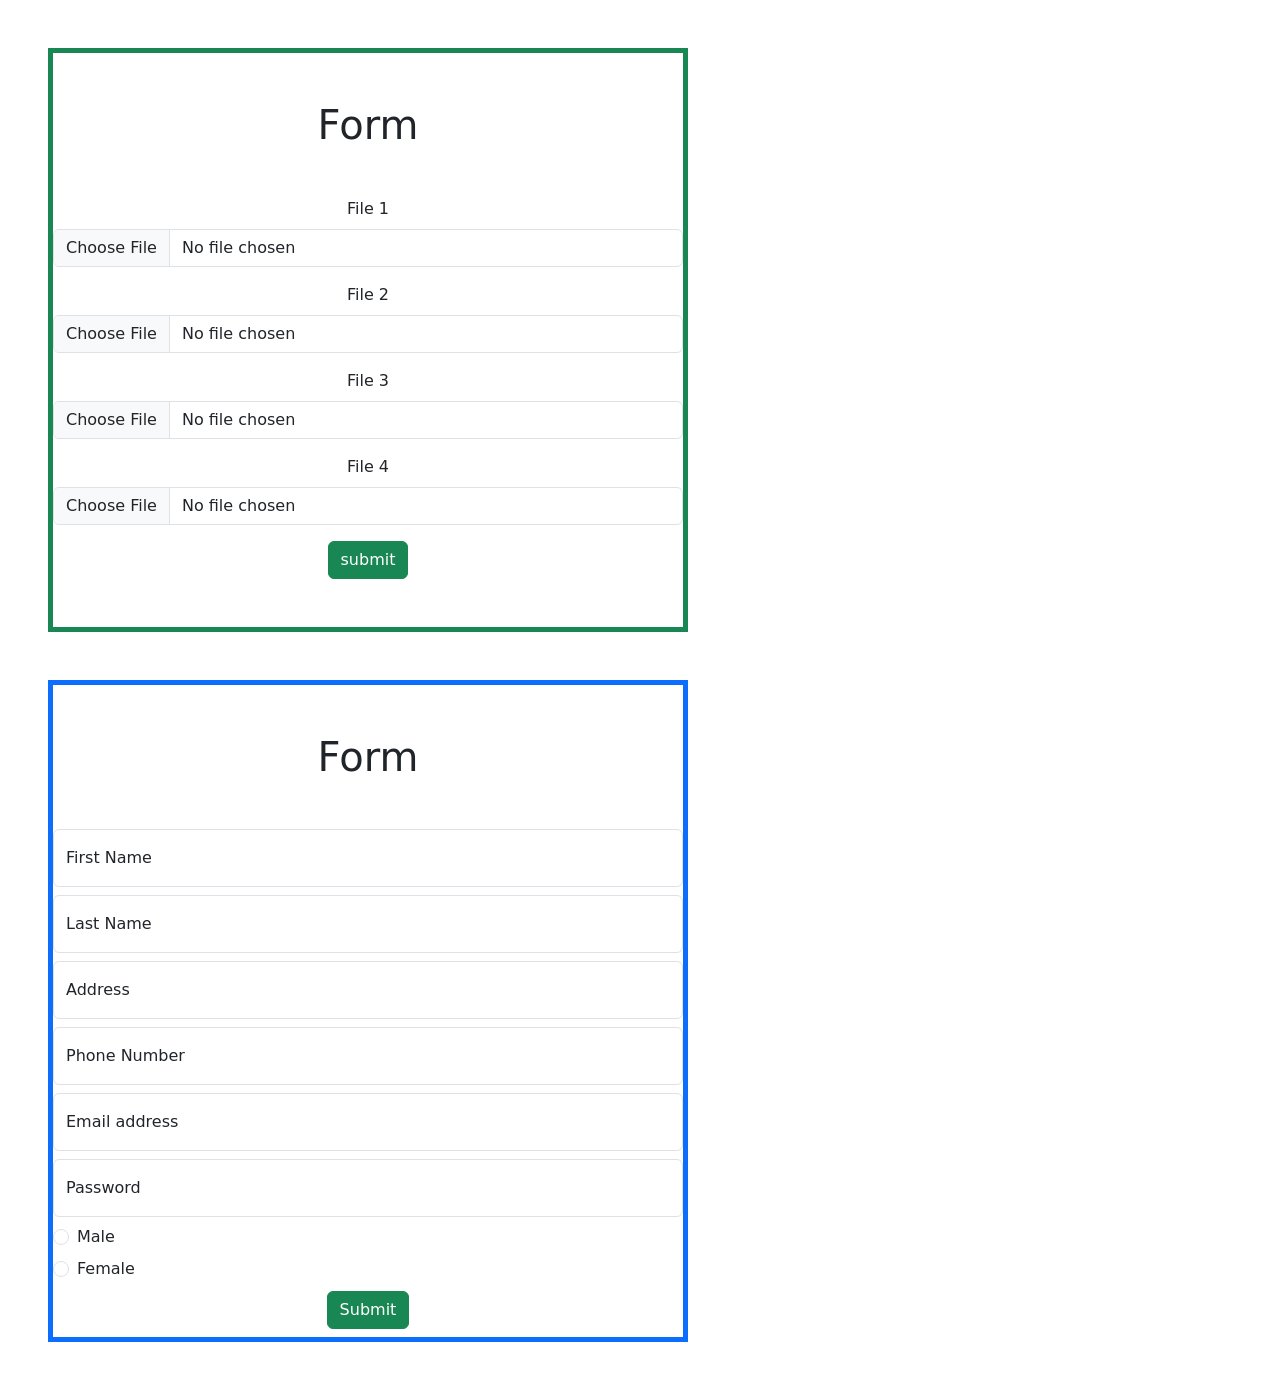
<file: practicalbootstrap/bootstrapform.html>
<!DOCTYPE html>
<html lang="en">
<head>
    <meta charset="UTF-8">
    <meta name="viewport" content="width=device-width, initial-scale=1.0">
    <title>Document</title>
    <link href="https://cdn.jsdelivr.net/npm/bootstrap@5.3.8/dist/css/bootstrap.min.css" rel="stylesheet" integrity="sha384-sRIl4kxILFvY47J16cr9ZwB07vP4J8+LH7qKQnuqkuIAvNWLzeN8tE5YBujZqJLB" crossorigin="anonymous">
    <script src="https://cdn.jsdelivr.net/npm/bootstrap@5.3.8/dist/js/bootstrap.bundle.min.js" integrity="sha384-FKyoEForCGlyvwx9Hj09JcYn3nv7wiPVlz7YYwJrWVcXK/BmnVDxM+D2scQbITxI" crossorigin="anonymous"></script>
</head>
<body>
    <form class="m-5 w-50 text-center border border-success border-5 pt-5"> 
        <h1 class="mb-5"> Form</h1>
    <div class="mb-3">
  <label for="formFile" class="form-label">File 1</label>
  <input class="form-control" type="file" id="formFile">
</div>
<div class="mb-3">
  <label for="formFileMultiple" class="form-label">File 2</label>
  <input class="form-control" type="file" id="formFileMultiple" >
</div>
<div class="mb-3">
  <label for="formFileDisabled" class="form-label">File 3</label>
  <input class="form-control" type="file" id="formFileDisabled" >
</div>
<div class="mb-3">
  <label for="formFileSm" class="form-label">File 4</label>
  <input class="form-control" id="formFileSm" type="file">
</div>
 <button class="btn btn-success mb-5"> submit</button>
</form>

 <form class="m-5 w-50  border border-primary border-5 pt-5"> 
        <h1 class="mb-5 text-center"> Form</h1>
   
  
    <div class="form-floating mb-2">
  <input type="text" class="form-control" id="floatingInput" placeholder="First Name">
  <label for="floatingInput">First Name</label>
</div>

<div class="form-floating mb-2">
  <input type="password" class="form-control" id="floatingPassword" placeholder="Last Name">
  <label for="floatingPassword">Last Name</label>
</div>

<div class="form-floating mb-2">
  <input type="password" class="form-control" id="floatingPassword" placeholder="Address">
  <label for="floatingPassword">Address</label>
</div>

<div class="form-floating mb-2">
  <input type="password" class="form-control" id="floatingPassword" placeholder="Phone Number">
  <label for="floatingPassword">Phone Number</label>
</div>

<div class="form-floating mb-2 ">
  <input type="email" class="form-control" id="floatingInput" placeholder="name@example.com">
  <label for="floatingInput">Email address</label>
</div>
<div class="form-floating mb-2">
  <input type="password" class="form-control" id="floatingPassword" placeholder="Password">
  <label for="floatingPassword">Password</label>
</div>

<div class="form-check mb-2">
  <input class="form-check-input" type="radio" name="radioDefault" id="radioDefault1">
  <label class="form-check-label" for="radioDefault1">
    Male
  </label>
</div>
<div class="form-check">
  <input class="form-check-input" type="radio" name="radioDefault" id="radioDefault2">
  <label class="form-check-label" for="radioDefault2">
   Female
  </label>
</div>
<div class="text-center">
    <button class="btn btn-success mb-2 mt-2">Submit</button>
</div>

</form>
</body>
</html>
</file>
<file: responsive-style.css>
@media(max-width:991px){
    section{
        padding: 30px 0;
    }
    h2{
        font-size: 30px;
        line-height: 40px;
    }
    h3{
        font-size: 20px;
    
    }
    .header-scrolled{
      height: auto;
    }
    .header-wrapper .menu-navbar-nav{
        text-align: center;
        background-color: var(--bg-dark-blue);
        padding-bottom: 15px;
    }
    .header-wrapper .nav-item .nav-link{
        margin-top: 15px;
    }
    .banner-wrapper{
        padding: 200px 0;
        
    }
    .about_wrapper ul.nav-pills{
        width: 61%;
        margin: auto;
    }
    .portfolio_wrapper .card{
        min-height: 400px;
    }


}

@media(max-width:767px){
 
    h1{
        font-size: 40px;
        line-height: 48px;
    }
    h2{
        font-size: 25px;
    }
    p{
        font-size: 13px;
        line-height: 24px;
    }

     .about_wrapper ul.nav-pills{
        width: 100%;
        margin: auto;
        border: 0;
    }

    .about_wrapper ul li .nav-link{
        font-size: 13px;
    }

    .portfolio_wrapper .card{
        min-height: 500px;
    }
    

}
</file>
<file: style.css>
@import url('https://fonts.googleapis.com/css2?family=poppins:wght@100;200;300;400;500;600;700;800;900&display=swap');


*{
    box-sizing: border-box;
    margin: 0;
    padding: 0;
}

:root{
    /* Background color */
    --primary-color:#FD4766;
    --secondary-color:#0e1525;
    --bg-dark-blue:#091020;
    --bg-white:#fff;
    --gray-color:#c6c9d8bf;
    --gradient-color:linear-gradient(-224deg,var(--primary-color) 0,#337DEF 100%);
    --gradient-text:linear-gradient(120deg, #1C99FE 20.69%, #7644FF 50.19%, var(--primary-color) 79.69%);
    filter: progid:DXImageTransform.Microsoft.gradient(startColorstr='var(--primary-color)',endColorstr='var(--secondary-color)',
    GradientType=1);

    /* Text Color */
    --primary-font:'Poppins',sans-serif;
    --primary-text:#FD4766;
    --text-gray:#c6c9d8bf;
    --text-white:#fff;
}

body{
    font-family: var(--primary-font);
    background-color: var(--secondary-color);
}
a{
    text-decoration: none;
}
/* 1 Custom CSS */

::-webkit-scrollbar{
    width: 6px;
}

::-webkit-scrollbar-track{
    background: var(--bg-dark-blue);
}

::-webkit-scrollbar-thumb{
    background: var(--primary-color);
}

input[type=number]::-webkit-inner-spin-button,
input[type=number]::-webkit-outer-spin-button{
    -webkit-appearance: none;
    margin: 0;
}

section{
    padding: 50px 0;
}
.main-btn{
    display: inline-block;
    border-radius: 50px;
    transition: all .4s  ease-in-out;
    padding: 10px 27px;
    background-color:transparent;
    border: 2px solid var(--gray-color);
    color: var(--text-gray);
    font-weight: 500;
    font-size: 14px;
    text-transform: uppercase;
    letter-spacing: 2px;
    text-decoration: none;
}
.main-btn:hover{
     background-color: var(--primary-color);
     border-color: var(--primary-color);
     color: var(--text-white);
}
h1{
    font-size: 54px;
    line-height: 68px;
    font-weight: 800;
    color: var(--text-white);
    margin-bottom: 20px;
}
h1 span{
    color: var(--primary-color);

}

h2{
    font-size: 50px;
    line-height: 1.3;
    font-weight: 600;
    color: var(--text-white);
    margin-bottom: 15px;
}
h3{
    font-size: 20px;
    font-weight: 600;
    color: var(--text-white);
    margin-bottom: 19px;
}
h6{
    font-size: 15px;
    text-transform: uppercase;
    letter-spacing: 4px;
    display: block;
    color: var(--text-gray);
    margin-bottom: 20px;
}
p{
    color: var(--text-gray);
    font-size: 16px;
    line-height: 28px;
    letter-spacing: 1px;
    font-weight: 400;
}
.subtitle{
    display: inline-block;
    font-weight: 600;
    letter-spacing: 0.5px;
    line-height: 18px;
    font-size: 16px;
    margin-bottom: 12px;
    background: var(--gradient-color);
    -webkit-background-clip: text;
    -webkit-text-fill-color: transparent;
}
input:hover,
input:focus,
textarea:focus,
textarea:hover,
button{
    outline: none !important;
    box-shadow: none !important;
}

.header_wrapper .navbar{
   padding:15px 0;
   -webkit-transition: all .2s linear;
   -o-transition: all .2s linear;
   transition: all .2s linear;
}

.header_wrapper .navbar-brand img{
    max-width: 120px;
    height: auto;
    border-radius: 20px;
}

.header_wrapper .navbar-toggler{
    border: 0;
    color: var(--gray-color);
    line-height: 2;
}

.header_wrapper .navbar-toggler:focus{
box-shadow: none;
}
.header_wrapper .nav-item{
    margin: 0 10px;
}

.header_wrapper .nav-item .nav-link{
    position: relative;
    font-size: 16px;
    font-weight: 500;
    color: var(--gray-color);
    display:inline-block;
}
.header_wrapper .nav-item .nav-link::after{
    position: absolute;
    content: '';
    left: 0;
    width: 0;
    height: 2px;
    background: var(--primary-color);
    transition: 0.3s;
    bottom: 0;
}
.header_wrapper .nav-item .nav-link.active::after,
.header_wrapper .nav-item .nav-link:hover::after{
    width: 100%;
}

.header_wrapper .nav-item .nav-link.active,
.header_wrapper .nav-item .nav-link:hover{
    color: var(--text-white);
}
.header-scrolled{
    position: fixed;
    top: 0;
    left: 0;
    width: 100%;
    background-color: var(--bg-dark-blue);
    -webkit-box-shadow: 0 4px 6px 0 rgba(12,0,46,.05);;
    box-shadow: 0 4px 6px 0 rgba(12,0,46,.05);
}
.header-scrolled .nav-item .nav-link.active,
.header-scrolled .nav-item .nav-link:hover{
    color: var(--primary-text);
}
.banner_wrapper{
    width: 100%;
    height: auto;
    min-height: 650px;
    background-image: url('Picture/bg-image.jpg');
    background-repeat: no-repeat;
    background-position: center center;
    background-size: cover;
    background-attachment: fixed;
    padding: 250px 0 100px 0;

}

.about_wrapper ul.nav-pills{
    border: 1px solid var(--gray-color);
    border-radius: 50px;
}

.about_wrapper ul li .nav-link{
    border-radius: 50px;
    font-size: 15px;
    font-weight: 500;
    transition: all 0.45s cubic-bezier(0,0,0.2,1);
    display: inline-block;
    color: var(--text-gray);
    border: 0;
}

.about_wrapper ul li .nav-link.active{
     background-color: var(--primary-color);
}

.about_wrapper .single-progress{
    margin-top: 26px;
    position: relative;
    overflow: hidden;

}
.about_wrapper .single-progress .progress{
    height: 4px;
    border-radius: 4px;
    box-shadow: none;
    background-color: var(--bg-white);
    overflow: visible;
}
.about_wrapper .single-progress .progress-bar{
    background-image: var(--gradient-color);
}
.about_wrapper .single-progress h6{
    text-align: left;
}
.about_wrapper .single-progress .label{
    position: absolute;
    right: 0;
    top: 0;
    color: var(--text-gray);
    font-size: 15px;
}
.about_wrapper .tab-pane li{
    color: var(--gray-color);
    font-size: 16px;
    margin-bottom: 15px;
    font-weight: 300;
    list-style: none;
}
.about_wrapper .tab-pane li a{
    font-weight: 500;
    display: block;
    color: var(--text-gray);
}
.services_wrapper .card{
    background-color: var(--bg-dark-blue);
    cursor: pointer;
    transition: transform 0.65s cubic-bezier(0.05,0.2,0.1,1);
    box-shadow: 0.65s cubic-bezier(0.05,0.2,0.1,1);
}

.services_wrapper .card:hover{
    box-shadow: 0px 2px 70px 0 rgb(253 71 102 / 5%);
    transform: translateY(-5px);
}

.portfolio_wrapper .card{
    height: 100%;
    min-height: 350px;
    overflow: hidden;
    border: 1px solid var(--bg-white);
    cursor: pointer;
    box-shadow: 0 0 16px 4px var(--bg-dark-blue);
}

.portfolio_wrapper .card span{
    transition: background-position 4s ease-in-out 0s;
    width: 100%;
    height: 100%;
    background-position: top center;
    background-size: cover ;

}
.portfolio_wrapper .card:hover span{
    background-position: bottom center;
}

.contact_wrapper .form-control,
.contact_wrapper textarea{
  background-color: transparent;
  border-color: var(--gray-color);
  color: var(--text-gray);
  font-size: 15px;
  font-weight: 400;
  padding: 10px 20px;
}

.contact_wrapper .form-control:hover,
.contact_wrapper textarea:hover,
.contact_wrapper .form-control:focus,
.contact_wrapper textarea:focus{
    border-color: var(--primary-color);
    color: var(--text-white);
}

.contact_wrapper .call_details{
    color: var(--text-gray);
}

.contact_wrapper .call_details a{
    font-weight: 700;
    color: var(--text-gray);
}

.footer_wrapper{
    background-color: var(--bg-dark-blue);
    padding: 20px 0;
}

.footer_wrapper .footer-logo img{
    width: 100px;
}

.footer_wrapper .social-icon li{
    margin: 6px;
}

.footer_wrapper .social-icon a{
    width: 35px;
    height: 35px;
    line-height: 32px;
    font-size: 14px;
    display: inline-block;
    border: 2px solid var(--text-gray);
    color:var(--text-gray);
    text-align: center;
    border-radius: 100%;
    -webkit-transition: all 0.3s cubic-bezier(0.645, 0.045, 0.355, 1);
    transition: all 0.3s cubic-bezier(0.645, 0.045, 0.355, 1);
}

.footer_wrapper .social-icon a:hover{
 background-color: var(--primary-color);
 border-color: var(--primary-color);
 color: var(--text-white);
 box-shadow: 0 10px 15px 0 rgb(0 0 0 / 10%);
 transform: translateY(-3px);
}

.footer_wrapper .copyright-text p{
    font-size: 11px;
    line-height: 20px;
}

.footer_wrapper .copyright-text a{
    color: var(--primary-color);
}
</file>
<file: divya2portfolio.css>
/* ================= GLOBAL ================= */
@import url('https://fonts.googleapis.com/css2?family=Poppins:wght@300;400;500;600;700&display=swap');

* {
  margin: 0;
  padding: 0;
  box-sizing: border-box;
  font-family: 'Poppins', sans-serif;
}

/* body {
  background: #f8f9fa;
  color: #333;
  line-height: 1.7;
} */

body {
  background: #f9fafb;
  color: #1f2937;
  line-height: 1.8;
}


/* ================= NAVBAR ================= */
.navbar {
  background: rgba(255,255,255,0.95) !important;
  backdrop-filter: blur(8px);
}
.navbar {
  padding-top: 8px;
  padding-bottom: 8px;
}   

.navbar-brand {
  color: #2563eb !important;
}
/* .navbar-brand {
  letter-spacing: 1px;
} */

.nav-link {
  position: relative;
}

.nav-link::after {
  content: '';
  position: absolute;
  left: 0;
  bottom: -4px;
  width: 0;
  height: 2px;
  background: #2563eb;
  transition: 0.3s;
}

.nav-link:hover::after {
  width: 100%;
}


/* ================= HERO ================= */
.hero-section {
  background: linear-gradient(120deg, #f8fbff, #eef2ff);
}

.hero-section p {
  max-width: 500px;
}

.btn-primary {
  background: #2563eb;
  border: none;
}

.btn-primary:hover {
  background: #1d4ed8;
}

.btn-outline-primary {
  border-color: #2563eb;
  color: #2563eb;
}

.btn-outline-primary:hover {
  background: #2563eb;
  color: #fff;
}

#about ul {
  list-style: none;
  padding-left: 0;
}

#about ul li {
  margin-bottom: 8px;
}

#about li::before {
  content: "✔";
  color: #2563eb;
  margin-right: 8px;
}

/* ================= SECTION ================= */
.section {
  padding: 80px 0;
}

/* ================= SERVICES ================= */
.service-card {
  background: #fff;
  border-radius: 15px;
  transition: all 0.3s ease;
}

.service-card:hover {
  transform: translateY(-8px);
  box-shadow: 0 15px 40px rgba(0,0,0,0.12);
}

.service-card i {
  background: #eef2ff;
  padding: 15px;
  border-radius: 50%;
}


/* ================= SKILLS ================= */
#skills .col-md-3 {
  background: #ffffff;
  margin: 8px;
  padding: 12px;
  border-radius: 999px;
  font-weight: 500;
  font-size: 14px;
  box-shadow: 0 4px 10px rgba(0,0,0,0.08);
}

#experience .card {
  border-left: 5px solid #2563eb;
  background: #ffffff;
}

.service-card i {
  background: #eef2ff;
  padding: 15px;
  border-radius: 50%;
}



/* ================= PORTFOLIO ================= */
.portfolio-card {
  background: #ffffff;
  border-radius: 15px;
  transition: 0.3s;
}
.portfolio-card h5 {
  color: #2563eb;
}

.portfolio-card p {
  font-size: 14px;
}

.portfolio-card:hover {
  border-top: 4px solid #2563eb;
}


.portfolio-card:hover {
  transform: translateY(-8px);
  box-shadow: 0 15px 35px rgba(0,0,0,0.15);
}

/* ================= EXPERIENCE ================= */
#experience .card {
  border-radius: 12px;
}

/* ================= CONTACT ================= */
form .form-control {
  border: 1px solid #e5e7eb;
}

form .form-control:focus {
  border-color: #2563eb;
}


/* ================= FOOTER ================= */

footer {
  background: #1f2937 !important;
  font-size: 13px;
}
</file>
